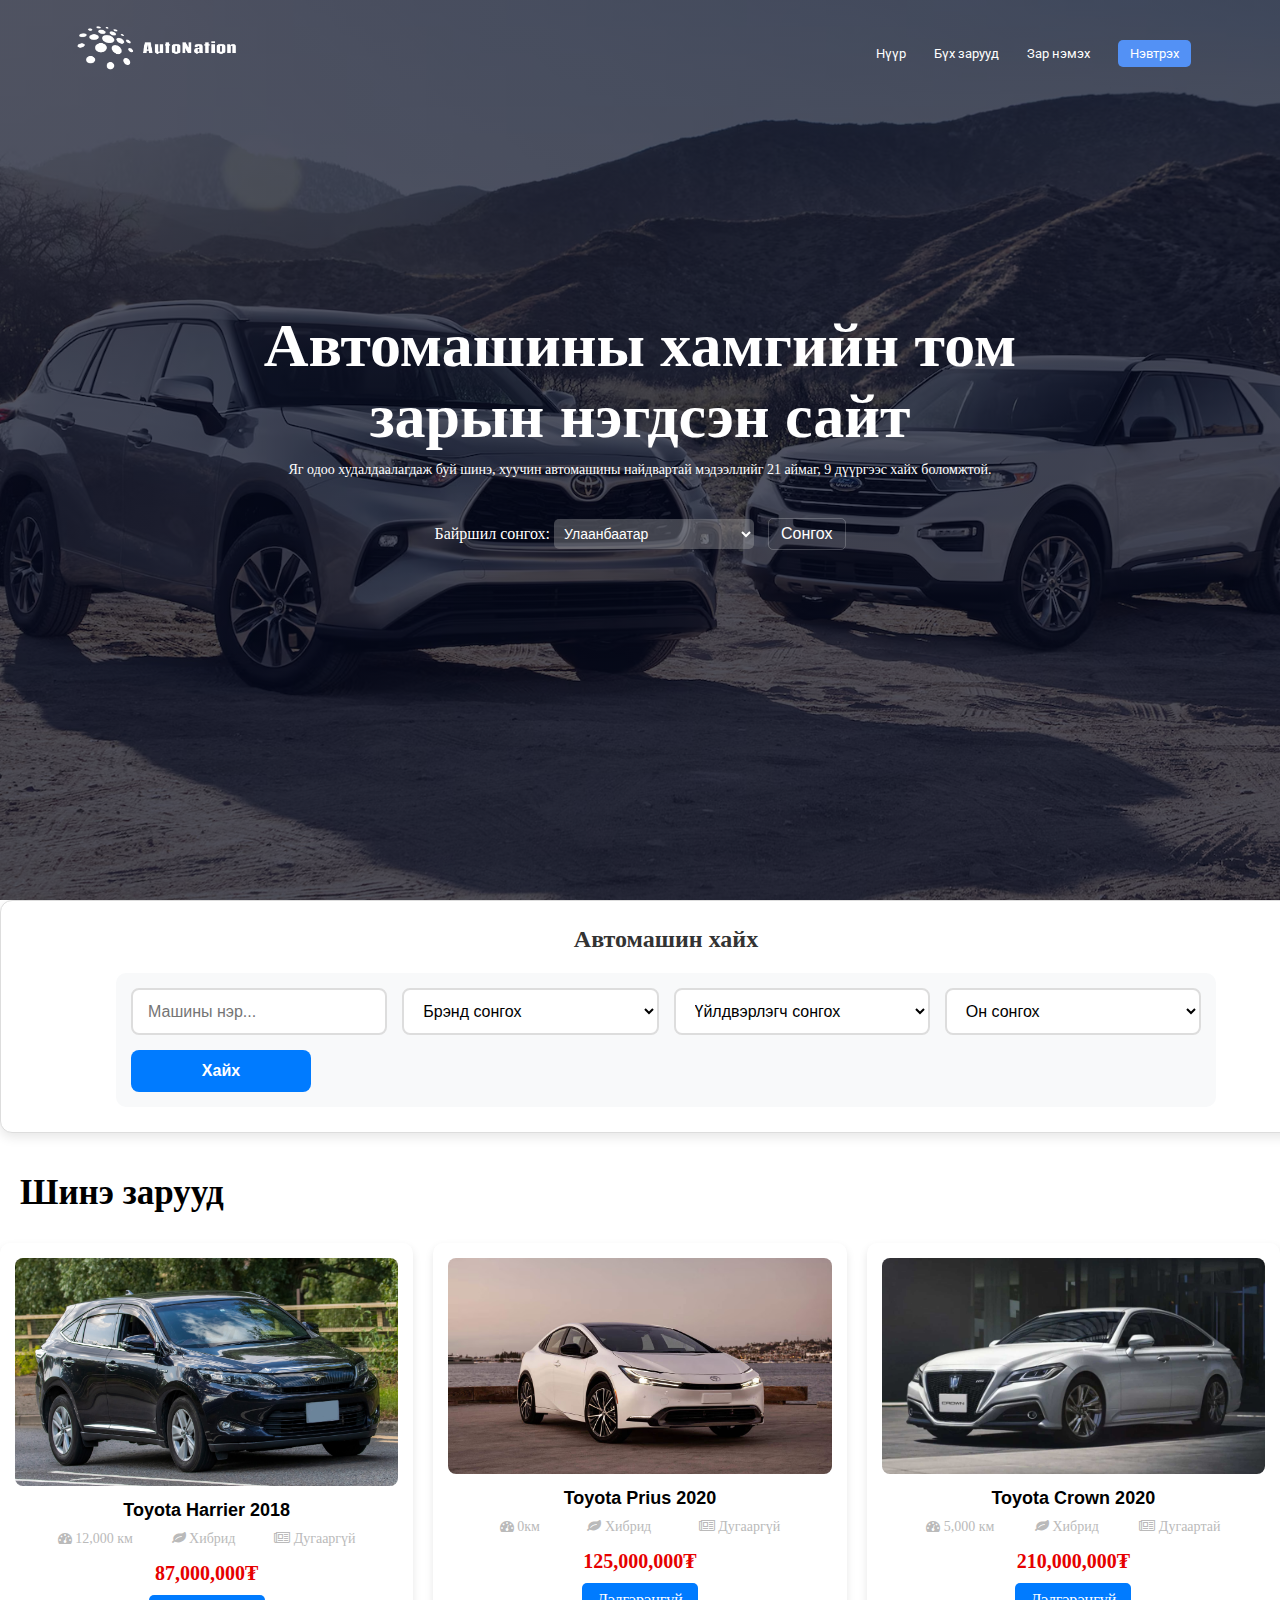
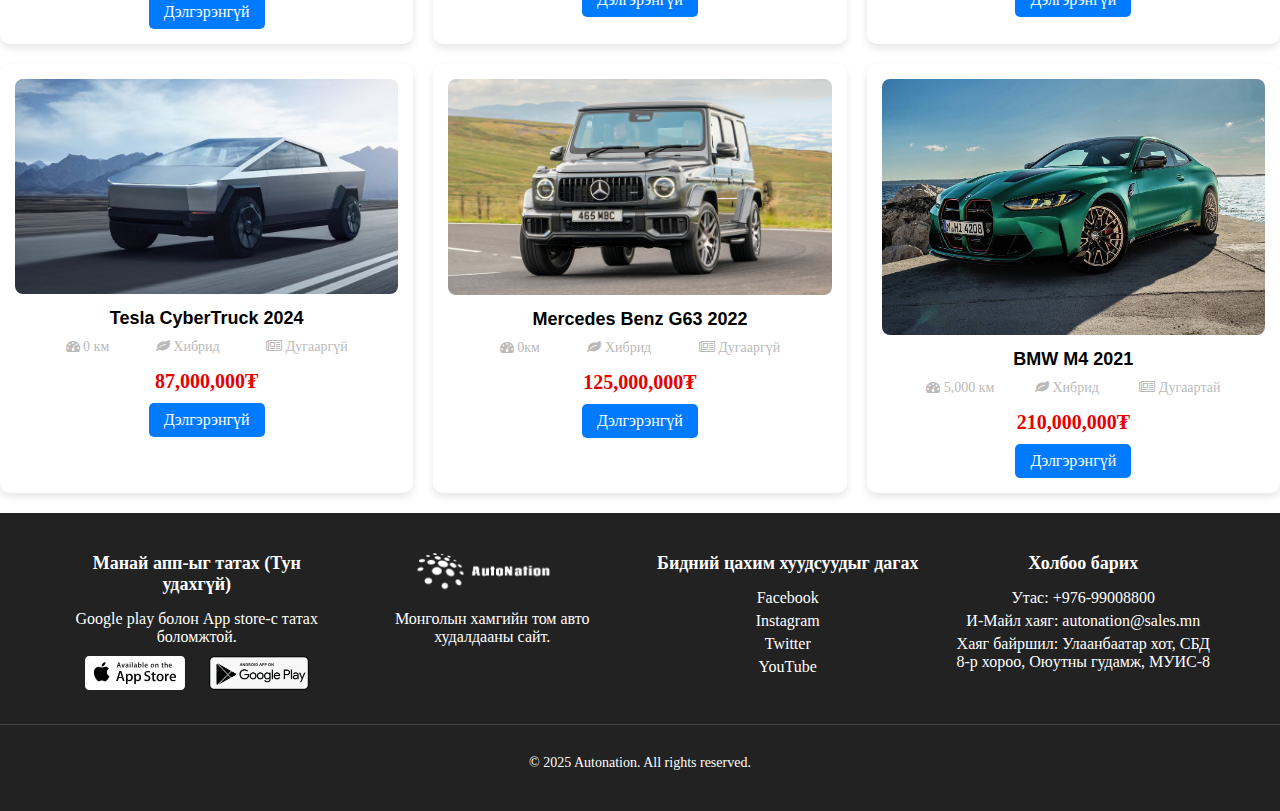
<file: index.html>
<!--------Web Application project 1 ------>
<!DOCTYPE html>
<html>
    <head>
        <meta charset="UTF-8">
        <meta name="viewport" content="width=device-width, initial-scale = 1.0">
        <title>AutoNation | Vehicle sales v.2</title>
        <link rel="stylesheet" href="style.css">
        <!-----Google fontsoos font tataj oruulj ireh-->
        <link rel="preconnect" href="https://fonts.googleapis.com">
            <link rel="preconnect" href="https://fonts.gstatic.com" crossorigin>
            <link href="https://fonts.googleapis.com/css2?family=Roboto:ital,wght@0,100..900;1,100..900&display=swap" rel="stylesheet">
        <!-----bootstrap ashiglan icon ashiglah-->    
        <link rel="stylesheet" href="https://stackpath.bootstrapcdn.com/font-awesome/4.7.0/css/font-awesome.min.css">
    </head>
    <body> <!---navigation bar heseg-->
        <section class="header"> 
            <nav>
                <a href="index.html"> <img src="images/Logo_AN.png"> </a>
                <div class ="nav-links" id="navLinks">
                    <i class="fa fa-times" onclick="hideMenu()"></i>
                    <ul> 
                        <li> <a href="index.html">Нүүр</a></li>
                        <li> <a href="buh_zaruud.html">Бүх зарууд</a></li>
                        <li> <a href="zar_nemeh.html">Зар нэмэх</a></li>
                        <li> <a href="pages/nevtreh.html" class="nevtreh-btn">Нэвтрэх</a></li>
                    
                    </ul>
                </div>
                <i class="fa fa-bars" onclick="showMenu()"></i>
            </nav> 
                <div class="text-box">
                    <h1>Автомашины хамгийн том зарын нэгдсэн сайт</h1>
                    <p>Яг одоо худалдаалагдаж буй шинэ, хуучин автомашины найдвартай мэдээллийг 21 аймаг, 9 дүүргээс хайх боломжтой.</p>
                    <label for="country">Байршил сонгох:</label>
                            <select id="country">
                            <option value="ub">Улаанбаатар</option>
                            <option value="ara">Архангай</option>
                            <option value="bao">Баян-Өлгий</option>
                            <option value="bah">Баянхонгор</option>
                            <option value="bul">Булган</option>
                            <option value="goa">Говь-Алтай</option>
                            <option value="gos">Говьсүмбэр</option>
                            <option value="dau">Дархан-уул</option>
                            <option value="bul">Булган</option>
                            <option value="dor">Дорноговь</option>
                            <option value="dod">Дорнод</option>
                            <option value="dud">Дундговь</option>
                            <option value="zav">Завхан</option>
                            <option value="uvu">Өвөрхангай</option>
                            <option value="umn">Өмнөговь</option>
                            <option value="orh">Орхон</option>
                            <option value="suh">Сүхбаатар</option>
                            <option value="sel">Сэлэнгэ</option>
                            <option value="tuv">Төв</option>
                            <option value="uvs">Увс</option>
                            <option value="hov">Ховд</option>
                            <option value="hen">Хэнтий</option>
                            </select>
                            <button id="selectBtn">Сонгох</button>
                            <p  href ="" id="selectedCountry"></p>
                  
                </div>
        </section>  
    <!-------Search bar hiih heseg-->    
    <section class="searchBar">
        <div class="mainSearch">
            <div class="searchTitle">Автомашин хайх</div>
            <div class="searchsection">
                <form id="form">
                    <div class="search-fields">
                        <input type="text" id="query" name="q" placeholder="Машины нэр..." />
                        <select id="brand" name="brand">
                            <option value="">Брэнд сонгох</option>
                            <option value="Toyota">Toyota</option>
                            <option value="BMW">BMW</option>
                            <option value="Mercedes">Mercedes</option>
                            <option value="Tesla">Tesla</option>
                        </select>
                        <select id="manufacturer" name="manufacturer">
                            <option value="">Үйлдвэрлэгч сонгох</option>
                            <option value="Japan">Япон</option>
                            <option value="Germany">Герман</option>
                            <option value="USA">АНУ</option>
                            <option value="Korea">Солонгос</option>
                        </select>
                        <select id="yearDropdown">
                            <option value="" selected disabled> Он сонгох </option>
                        </select>
                        
                        <!-- Link to external JavaScript -->
                        <script src="script.js"></script>
                    </div>
                    <button type="submit" class="search-btn">Хайх</button>
                </form>
            </div>
        </div>
    </section>


    <!---------Zar haruulah hesguud------>
    <div class="zaruud">
        <h2>Шинэ зарууд</h2>
        <div class="row">
            <div class="col-4 product-card">
                <figure>
                    <img src="images/HarrierBlack1.jpg" alt="Toyota Harrier 2016">
                </figure>
                <div class="product-info">
                    <h4 class="product-title">Toyota Harrier 2018</h4>
                    <div class="product-details">
                        <span><i class="fa fa-tachometer"></i> 12,000 км</span>
                        <span><i class="fa fa-leaf"></i> Хибрид</span>
                        <span><i class="fa fa-newspaper-o"></i> Дугааргүй</span>
                    </div>
                    <p class="price">87,000,000₮</p>
                    <a href="#" class="btn-details">Дэлгэрэнгүй</a>
                </div>
            </div>
    
            <div class="col-4 product-card">
                <figure>
                    <img src="images/prius60white.avif" alt="Toyota Prius 2024">
                </figure>
                <div class="product-info">
                    <h4 class="product-title">Toyota Prius 2020</h4>
                    <div class="product-details">
                        <span><i class="fa fa-tachometer"></i> 0км</span>
                        <span><i class="fa fa-leaf"></i> Хибрид</span>
                        <span><i class="fa fa-newspaper-o"></i> Дугааргүй</span>
                    </div>
                    <p class="price">125,000,000₮</p>
                    <a href="#" class="btn-details">Дэлгэрэнгүй</a>
                </div>
            </div>
    
            <div class="col-4 product-card">
                <figure>
                    <img src="images/220crown.jpg" alt="Toyota Land Cruiser 2021">
                </figure>
                <div class="product-info">
                    <h4 class="product-title">Toyota Crown 2020</h4>
                    <div class="product-details">
                        <span><i class="fa fa-tachometer"></i> 5,000 км</span>
                        <span><i class="fa fa-leaf"></i> Хибрид</span>
                        <span><i class="fa fa-newspaper-o"></i> Дугаартай</span>
                    </div>
                    <p class="price">210,000,000₮</p>
                    <a href="#" class="btn-details">Дэлгэрэнгүй</a>
                </div>
                
            </div>
        </div>
        <div class="row">
            <div class="col-4 product-card">
                <figure>
                    <img src="images/cybertruck.avif" alt="Tesla CyberTruck 2024">
                </figure>
                <div class="product-info">
                    <h4 class="product-title">Tesla CyberTruck 2024</h4>
                    <div class="product-details">
                        <span><i class="fa fa-tachometer"></i> 0 км</span>
                        <span><i class="fa fa-leaf"></i> Хибрид</span>
                        <span><i class="fa fa-newspaper-o"></i> Дугааргүй</span>
                    </div>
                    <p class="price">87,000,000₮</p>
                    <a href="#" class="btn-details">Дэлгэрэнгүй</a>
                </div>
            </div>
    
            <div class="col-4 product-card">
                <figure>
                    <img src="images/G63.jpg">
                </figure>
                <div class="product-info">
                    <h4 class="product-title">Mercedes Benz G63 2022</h4>
                    <div class="product-details">
                        <span><i class="fa fa-tachometer"></i> 0км</span>
                        <span><i class="fa fa-leaf"></i> Хибрид</span>
                        <span><i class="fa fa-newspaper-o"></i> Дугааргүй</span>
                    </div>
                    <p class="price">125,000,000₮</p>
                    <a href="#" class="btn-details">Дэлгэрэнгүй</a>
                </div>
            </div>
    
            <div class="col-4 product-card">
                <figure>
                    <img src="images/bmwM4.avif">
                </figure>
                <div class="product-info">
                    <h4 class="product-title">BMW M4 2021</h4>
                    <div class="product-details">
                        <span><i class="fa fa-tachometer"></i> 5,000 км</span>
                        <span><i class="fa fa-leaf"></i> Хибрид</span>
                        <span><i class="fa fa-newspaper-o"></i> Дугаартай</span>
                    </div>
                    <p class="price">210,000,000₮</p>
                    <a href="#" class="btn-details">Дэлгэрэнгүй</a>
                </div>
                
            </div>
        </div>
    </div>

    <!------footer---->
    <footer class="footer">
        <div class="container">
            <div class="footer-grid">
                <div class="footer-col">
                    <h3>Манай апп-ыг татах (Тун удахгүй)</h3>
                    <p>Google play болон App store-с татах боломжтой.</p>
                    <div class="app-logo">
                        <img src="images/apple-logo-transparent.svg" alt="App Store">
                        <img src="images/play-store-logo3.png" alt="Google Play">
                    </div>
                </div>
                <div class="footer-col">
                    <img src="images/Logo_AN.png" alt="Brand Logo" class="footer-logo">
                    <p>Монголын хамгийн том авто худалдааны сайт.</p>
                </div>
                
                <div class="footer-col">
                    <h3>Бидний цахим хуудсуудыг дагах</h3>
                    <ul>
                        <li><a href="#">Facebook</a></li>
                        <li><a href="#">Instagram</a></li>
                        <li><a href="#">Twitter</a></li>
                        <li><a href="#">YouTube</a></li>
                    </ul>
                </div>
                <div class="footer-col">
                    <h3>Холбоо барих</h3>
                    <ul>
                        <li><a href="#">Утас: +976-99008800</a></li>
                        <li><a href="#">И-Майл хаяг: autonation@sales.mn</a></li>
                        <li><a href="#">Хаяг байршил: Улаанбаатар хот, СБД 8-р хороо, Оюутны гудамж, МУИС-8</a></li>
                    </ul>

                </div>
            </div>
        </div>
        <div class="copyright">
        <p>&copy 2025 Autonation. All rights reserved.</p> 
        </div>
    </footer>
    

        <script type = "module" src="script.js"></script>
    </body>
   
</html>
</file>
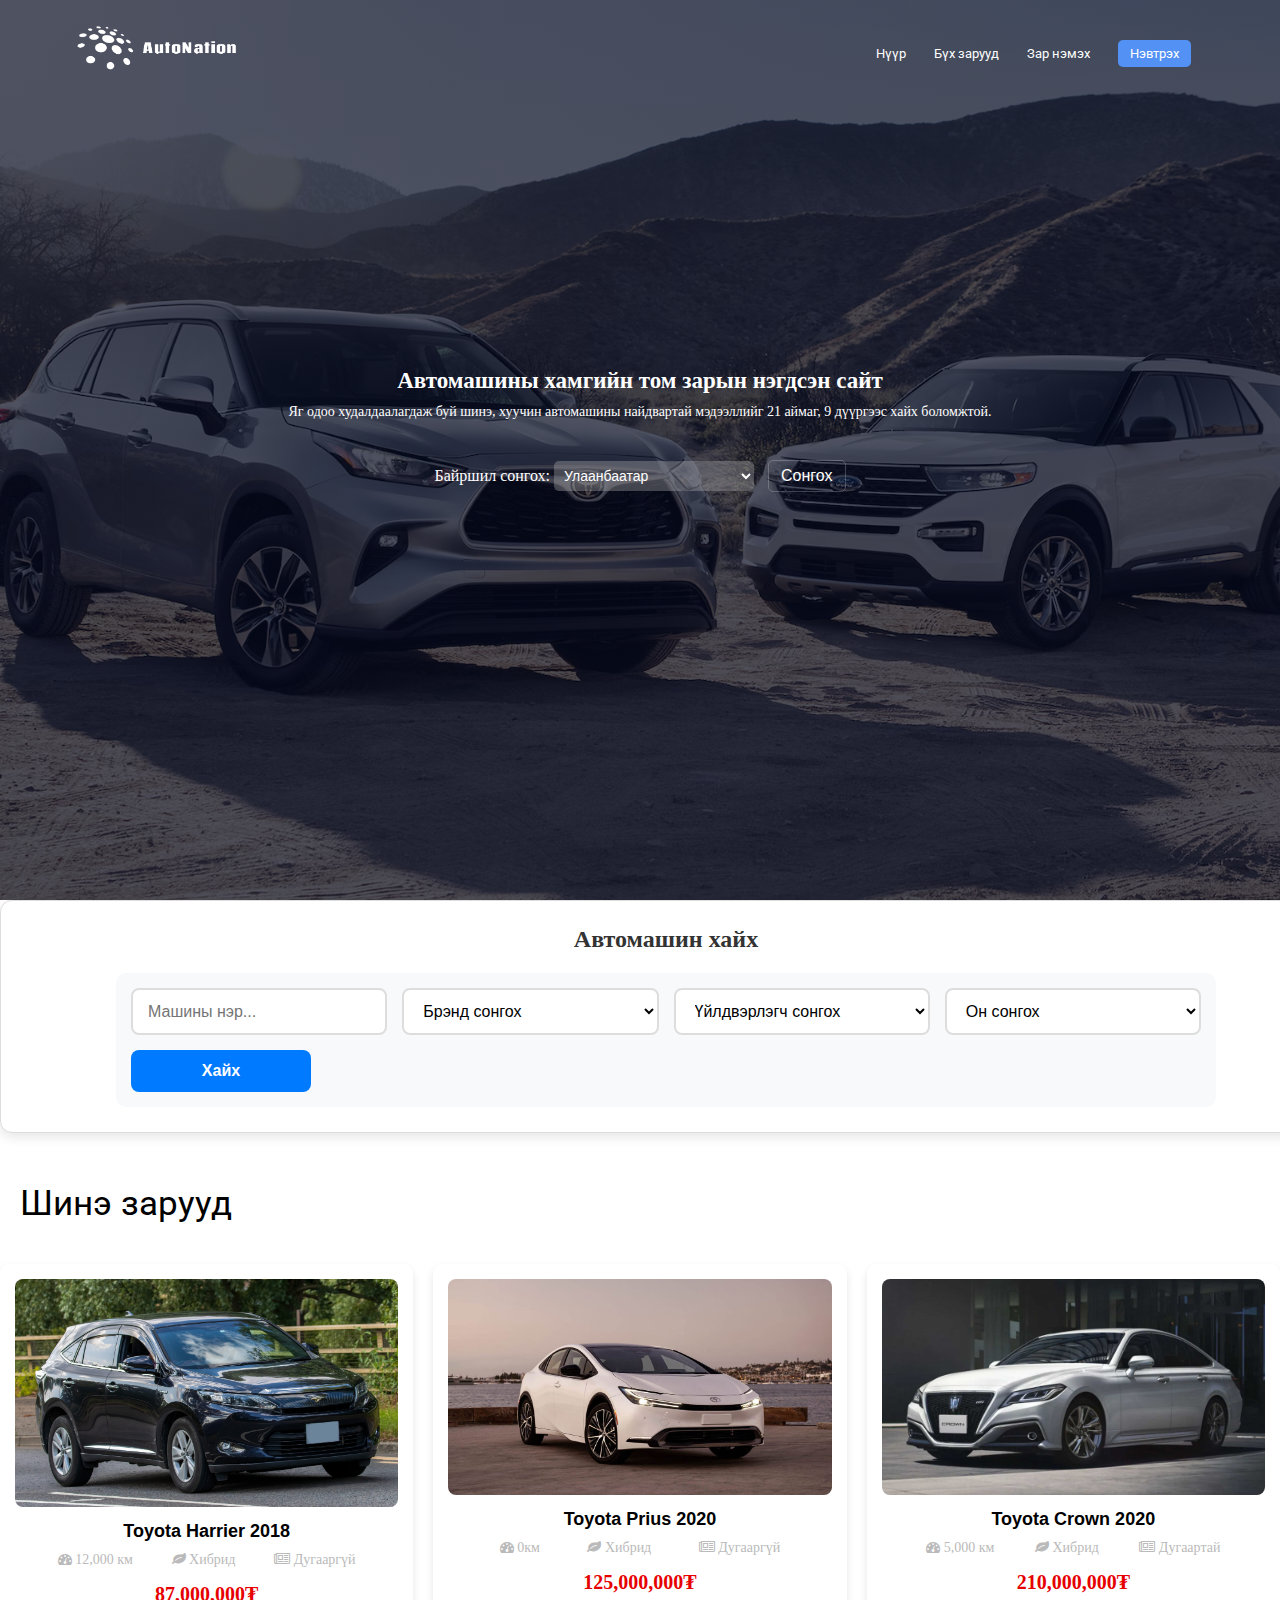
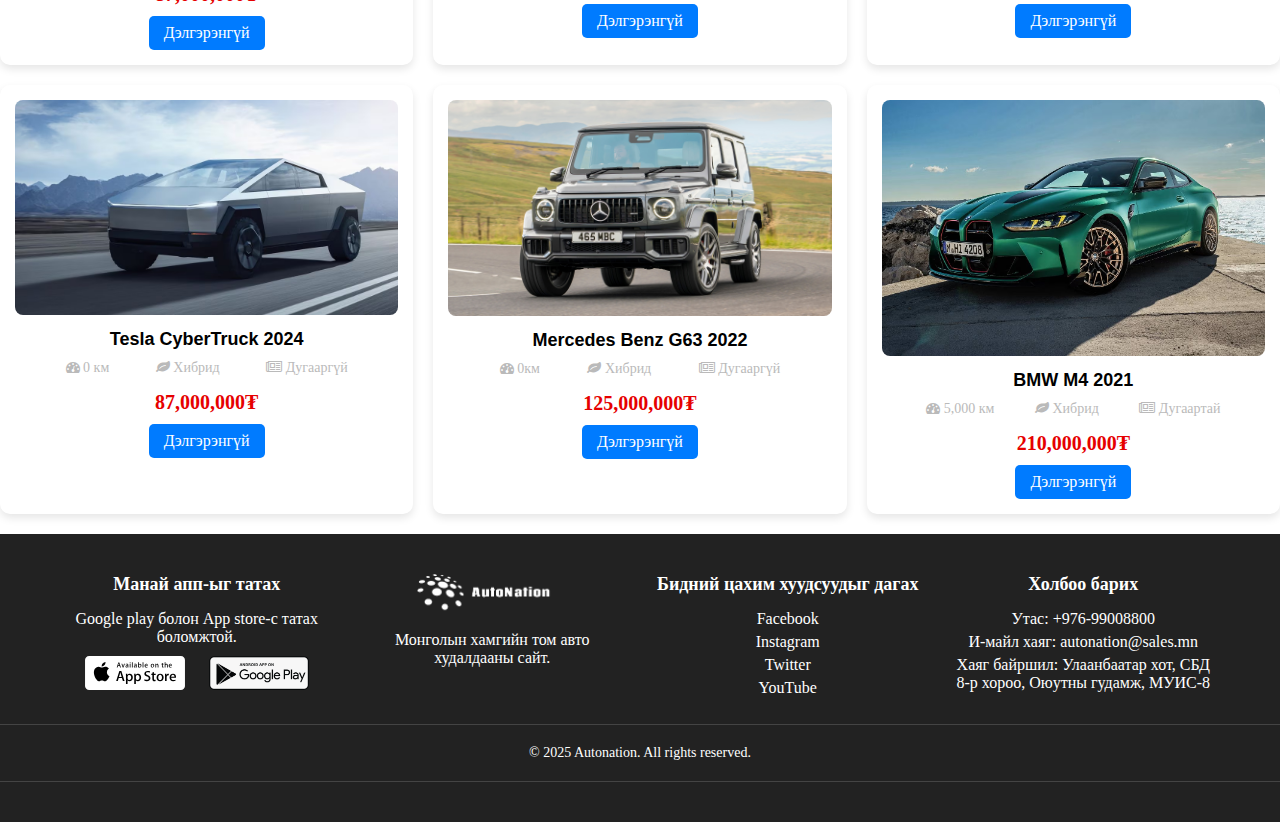
<file: buh_zaruud.html>
<!--------Web Application project 1 ------>
<!DOCTYPE html>
<html>
    <head>
        <meta charset="UTF-8">
        <meta name="viewport" content="width=device-width, initial-scale = 1.0">
        <title>AutoNation | Vehicle sales v.2</title>
        <link rel="stylesheet" href="buh_zaruud.css">
        <!-----Google fontsoos font tataj oruulj ireh-->
        <link rel="preconnect" href="https://fonts.googleapis.com">
            <link rel="preconnect" href="https://fonts.gstatic.com" crossorigin>
            <link href="https://fonts.googleapis.com/css2?family=Roboto:ital,wght@0,100..900;1,100..900&display=swap" rel="stylesheet">
        <!-----bootstrap ashiglan icon ashiglah-->    
        <link rel="stylesheet" href="https://stackpath.bootstrapcdn.com/font-awesome/4.7.0/css/font-awesome.min.css">
    </head>
    <body> <!---navigation bar heseg-->
        <section class="header"> 
            <nav>
                <a href="index.html"> <img src="/images/Logo_AN.png"> </a>
                <div class ="nav-links" id="navLinks">
                    <i class="fa fa-times" onclick="hideMenu()"></i>
                    <ul> 
                        <li> <a href="/Nuur/index.html">Нүүр</a></li>
                        <li> <a href="/buh zaruud/buh_zaruud.html   ">Бүх зарууд</a></li>
                        <li> <a href="/zar nemeh/zar_nemeh.html">Зар нэмэх</a></li>
                        <li> <a href="/nevtreh/nevtreh.html" class="nevtreh-btn">Нэвтрэх</a></li>
                    
                    </ul>
                </div>
                <i class="fa fa-bars" onclick="showMenu()"></i>
            </nav> 
                <div class="text-box">
                    <h1>Автомашины хамгийн том зарын нэгдсэн сайт</h1>
                    <p>Яг одоо худалдаалагдаж буй шинэ, хуучин автомашины найдвартай мэдээллийг 21 аймаг, 9 дүүргээс хайх боломжтой.</p>
                    <label for="country">Байршил сонгох:</label>
                            <select id="country">
                            <option value="ub">Улаанбаатар</option>
                            <option value="ara">Архангай</option>
                            <option value="bao">Баян-Өлгий</option>
                            <option value="bah">Баянхонгор</option>
                            <option value="bul">Булган</option>
                            <option value="goa">Говь-Алтай</option>
                            <option value="gos">Говьсүмбэр</option>
                            <option value="dau">Дархан-уул</option>
                            <option value="bul">Булган</option>
                            <option value="dor">Дорноговь</option>
                            <option value="dod">Дорнод</option>
                            <option value="dud">Дундговь</option>
                            <option value="zav">Завхан</option>
                            <option value="uvu">Өвөрхангай</option>
                            <option value="umn">Өмнөговь</option>
                            <option value="orh">Орхон</option>
                            <option value="suh">Сүхбаатар</option>
                            <option value="sel">Сэлэнгэ</option>
                            <option value="tuv">Төв</option>
                            <option value="uvs">Увс</option>
                            <option value="hov">Ховд</option>
                            <option value="hen">Хэнтий</option>
                            </select>
                            <button id="selectBtn">Сонгох</button>
                            <p  href ="" id="selectedCountry"></p>
                  
                </div>
        </section>  
    <!-------Search bar hiih heseg-->    
    <section class="searchBar">
        <div class="mainSearch">
            <div class="searchTitle">Автомашин хайх</div>
            <div class="searchsection">
                <form id="form">
                    <div class="search-fields">
                        <input type="text" id="query" name="q" placeholder="Машины нэр..." />
                        <select id="brand" name="brand">
                            <option value="">Брэнд сонгох</option>
                            <option value="Toyota">Toyota</option>
                            <option value="BMW">BMW</option>
                            <option value="Mercedes">Mercedes</option>
                            <option value="Tesla">Tesla</option>
                        </select>
                        <select id="manufacturer" name="manufacturer">
                            <option value="">Үйлдвэрлэгч сонгох</option>
                            <option value="Japan">Япон</option>
                            <option value="Germany">Герман</option>
                            <option value="USA">АНУ</option>
                            <option value="Korea">Солонгос</option>
                        </select>
                        <select id="yearDropdown">
                            <option value="" selected disabled> Он сонгох </option>
                        </select>
                        
                        <!-- Link to external JavaScript -->
                        <script src="script.js"></script>
                    </div>
                    <button type="submit" class="search-btn">Хайх</button>
                </form>
            </div>
        </div>
    </section>


    <!---------Zar haruulah hesguud------>
    <div class="zaruud">
        <h2>Шинэ зарууд</h2>
        <div class="row">
            <div class="col-4 product-card">
                <figure>
                    <img src="/images/HarrierBlack1.jpg" alt="Toyota Harrier 2016">
                </figure>
                <div class="product-info">
                    <h4 class="product-title">Toyota Harrier 2018</h4>
                    <div class="product-details">
                        <span><i class="fa fa-tachometer"></i> 12,000 км</span>
                        <span><i class="fa fa-leaf"></i> Хибрид</span>
                        <span><i class="fa fa-newspaper-o"></i> Дугааргүй</span>
                    </div>
                    <p class="price">87,000,000₮</p>
                    <a href="#" class="btn-details">Дэлгэрэнгүй</a>
                </div>
            </div>
    
            <div class="col-4 product-card">
                <figure>
                    <img src="/images/prius60white.avif" alt="Toyota Prius 2024">
                </figure>
                <div class="product-info">
                    <h4 class="product-title">Toyota Prius 2020</h4>
                    <div class="product-details">
                        <span><i class="fa fa-tachometer"></i> 0км</span>
                        <span><i class="fa fa-leaf"></i> Хибрид</span>
                        <span><i class="fa fa-newspaper-o"></i> Дугааргүй</span>
                    </div>
                    <p class="price">125,000,000₮</p>
                    <a href="#" class="btn-details">Дэлгэрэнгүй</a>
                </div>
            </div>
    
            <div class="col-4 product-card">
                <figure>
                    <img src="/images/220crown.jpg" alt="Toyota Land Cruiser 2021">
                </figure>
                <div class="product-info">
                    <h4 class="product-title">Toyota Crown 2020</h4>
                    <div class="product-details">
                        <span><i class="fa fa-tachometer"></i> 5,000 км</span>
                        <span><i class="fa fa-leaf"></i> Хибрид</span>
                        <span><i class="fa fa-newspaper-o"></i> Дугаартай</span>
                    </div>
                    <p class="price">210,000,000₮</p>
                    <a href="#" class="btn-details">Дэлгэрэнгүй</a>
                </div>
                
            </div>
        </div>
        <div class="row">
            <div class="col-4 product-card">
                <figure>
                    <img src="/images/cybertruck.avif" alt="Tesla CyberTruck 2024">
                </figure>
                <div class="product-info">
                    <h4 class="product-title">Tesla CyberTruck 2024</h4>
                    <div class="product-details">
                        <span><i class="fa fa-tachometer"></i> 0 км</span>
                        <span><i class="fa fa-leaf"></i> Хибрид</span>
                        <span><i class="fa fa-newspaper-o"></i> Дугааргүй</span>
                    </div>
                    <p class="price">87,000,000₮</p>
                    <a href="#" class="btn-details">Дэлгэрэнгүй</a>
                </div>
            </div>
    
            <div class="col-4 product-card">
                <figure>
                    <img src="/images/G63.jpg">
                </figure>
                <div class="product-info">
                    <h4 class="product-title">Mercedes Benz G63 2022</h4>
                    <div class="product-details">
                        <span><i class="fa fa-tachometer"></i> 0км</span>
                        <span><i class="fa fa-leaf"></i> Хибрид</span>
                        <span><i class="fa fa-newspaper-o"></i> Дугааргүй</span>
                    </div>
                    <p class="price">125,000,000₮</p>
                    <a href="#" class="btn-details">Дэлгэрэнгүй</a>
                </div>
            </div>
    
            <div class="col-4 product-card">
                <figure>
                    <img src="/images/bmwM4.avif">
                </figure>
                <div class="product-info">
                    <h4 class="product-title">BMW M4 2021</h4>
                    <div class="product-details">
                        <span><i class="fa fa-tachometer"></i> 5,000 км</span>
                        <span><i class="fa fa-leaf"></i> Хибрид</span>
                        <span><i class="fa fa-newspaper-o"></i> Дугаартай</span>
                    </div>
                    <p class="price">210,000,000₮</p>
                    <a href="#" class="btn-details">Дэлгэрэнгүй</a>
                </div>
                
            </div>
        </div>
    </div>

    <!------footer---->
    <footer class="footer">
        <div class="container">
            <div class="footer-grid">
                <div class="footer-col">
                    <h3>Манай апп-ыг татах</h3>
                    <p>Google play болон App store-с татах боломжтой.</p>
                    <div class="app-logo">
                        <img src="/images/apple-logo-transparent.svg" alt="App Store">
                        <img src="/images/play-store-logo3.png" alt="Google Play">
                    </div>
                </div>
                <div class="footer-col">
                    <img src="/images/Logo_AN.png" alt="Brand Logo" class="footer-logo">
                    <p>Монголын хамгийн том авто худалдааны сайт.</p>
                </div>
                
                <div class="footer-col">
                    <h3>Бидний цахим хуудсуудыг дагах</h3>
                    <ul>
                        <li><a href="#">Facebook</a></li>
                        <li><a href="#">Instagram</a></li>
                        <li><a href="#">Twitter</a></li>
                        <li><a href="#">YouTube</a></li>
                    </ul>
                </div>
                <div class="footer-col">
                    <h3>Холбоо барих</h3>
                    <ul>
                        <li><a href="#">Утас: +976-99008800</a></li>
                        <li><a href="#">И-майл хаяг: autonation@sales.mn</a></li>
                        <li><a href="#">Хаяг байршил: Улаанбаатар хот, СБД 8-р хороо, Оюутны гудамж, МУИС-8</a></li>
                    </ul>

                </div>
            </div>
        </div>
        <div class="copyright">
        <p>&copy 2025 Autonation. All rights reserved.</p> 
        </div>
    </footer>
    

        <script src="buh_zaruud.js"></script>
    </body>
   
</html>
</file>
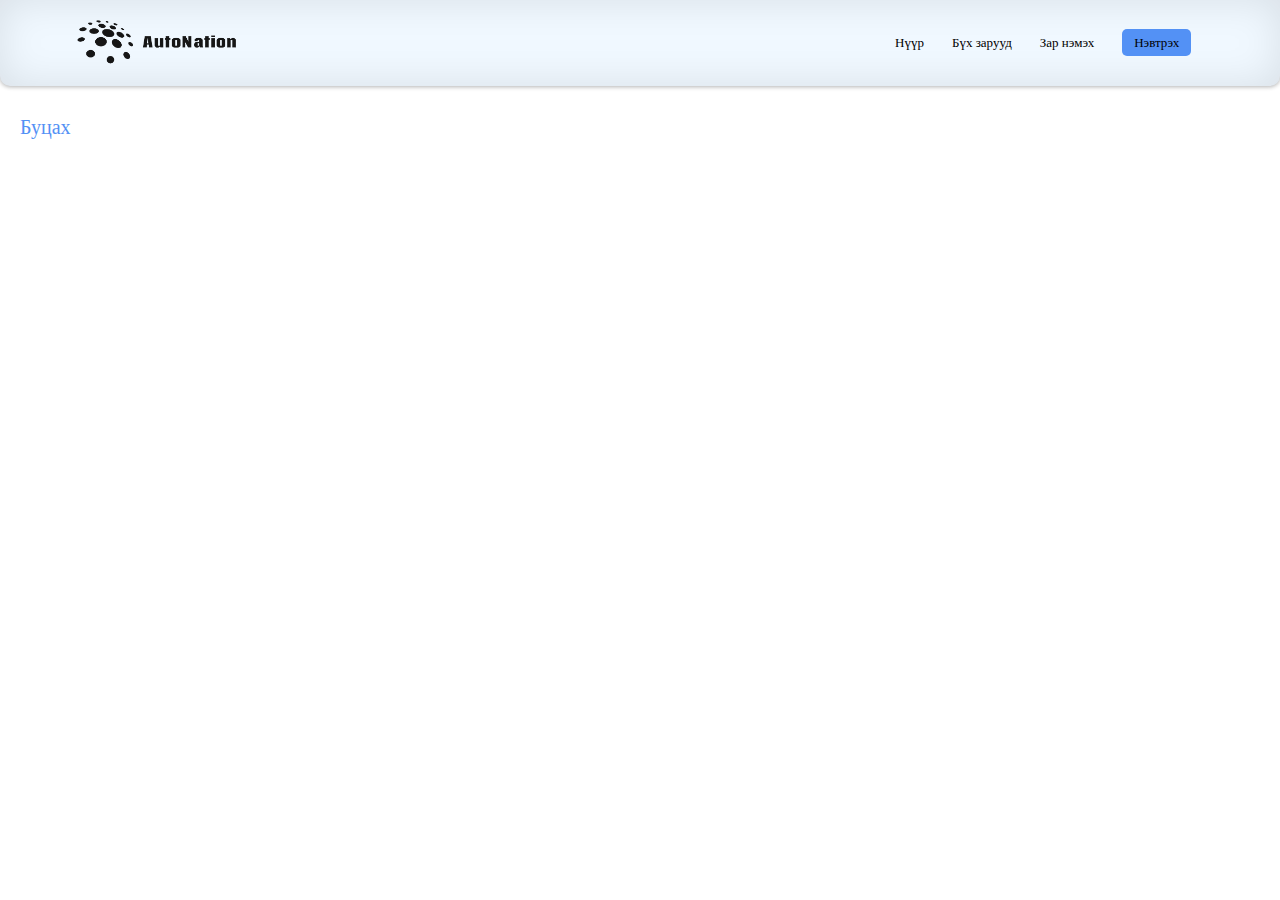
<file: delgerengui-1.html>
<!DOCTYPE html>
<html lang = "en">
    <head>
        <meta charset="utf-8">
        <meta name="viewport" content="width=device-width, initial-scale = 1.0">
        <title>Дэлгэрэнгүй</title>
        <link rel = "stylesheet" href = "delgerengui.css">
    </head>
    <body>
        <section class = "header">
            <nav>
                <a href = "index.html" ><img src = "/images/Logo_AN_dark.png"> </a>
                <div class="nav-links" id = "navlinks">
                    <i class = "fa fa-times" onclick = "hidemenu()"></i>
                    <ul>
                        <li> <a href = "/Nuur/index.html">Нүүр</a></li>
                        <li> <a href = "/buh zaruud/buh_zaruud.html">Бүх зарууд</a></li>          
                        <li> <a href = "/zar nemeh/zar_nemeh.html">Зар нэмэх</a> </li>
                        <li> <a href = "/nevtreh/nevtreh.html" class = "nevtreh-btn">Нэвтрэх</a> </li>
                    </ul>
                </div>
            </nav>
        </section>
        <div class="back-btn"><i class="fa fa-angle-left" aria-hidden="true"></i>
            <p><a href =""> Буцах</a></p></div>
    </body>
</html>
</file>
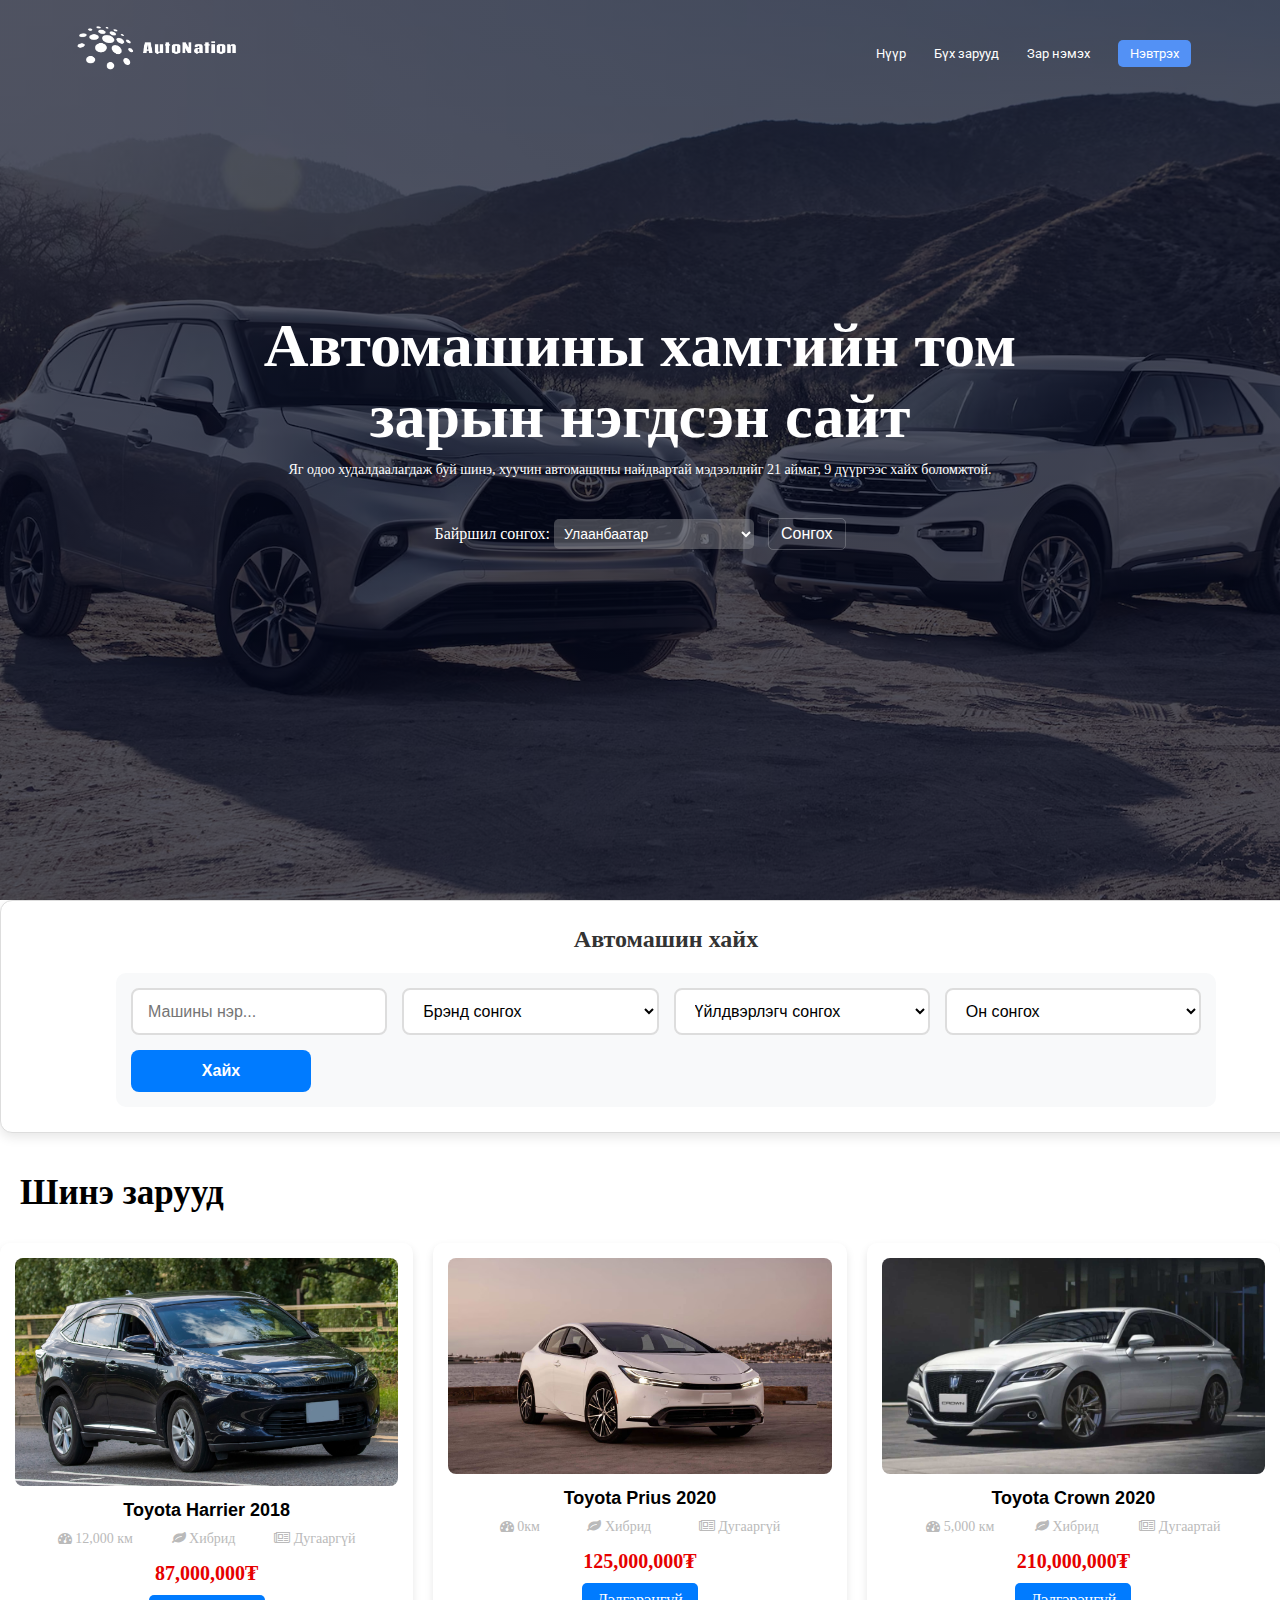
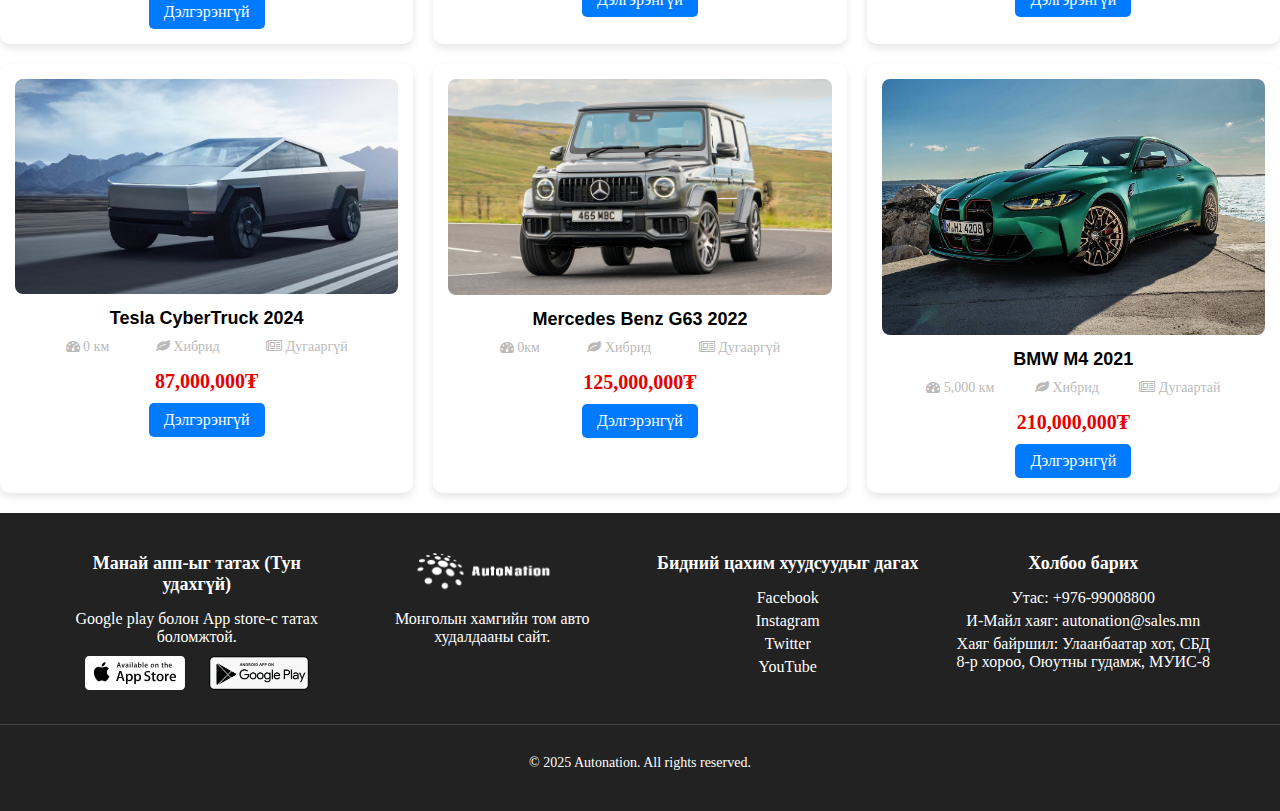
<file: delgerengui.html>
<!--------Web Application project 1 ------>
<!DOCTYPE html>
<html>
    <head>
        <meta charset="UTF-8">
        <meta name="viewport" content="width=device-width, initial-scale = 1.0">
        <title>AutoNation | Vehicle sales v.2</title>
        <link rel="stylesheet" href="style.css">
        <!-----Google fontsoos font tataj oruulj ireh-->
        <link rel="preconnect" href="https://fonts.googleapis.com">
            <link rel="preconnect" href="https://fonts.gstatic.com" crossorigin>
            <link href="https://fonts.googleapis.com/css2?family=Roboto:ital,wght@0,100..900;1,100..900&display=swap" rel="stylesheet">
        <!-----bootstrap ashiglan icon ashiglah-->    
        <link rel="stylesheet" href="https://stackpath.bootstrapcdn.com/font-awesome/4.7.0/css/font-awesome.min.css">
    </head>
    <body> <!---navigation bar heseg-->
        <section class="header"> 
            <nav>
                <a href="index.html"> <img src="/images/Logo_AN.png"> </a>
                <div class ="nav-links" id="navLinks">
                    <i class="fa fa-times" onclick="hideMenu()"></i>
                    <ul> 
                        <li> <a href="/Nuur/index.html">Нүүр</a></li>
                        <li> <a href="/buh zaruud/buh_zaruud.html">Бүх зарууд</a></li>
                        <li> <a href="/zar nemeh/zar_nemeh.html">Зар нэмэх</a></li>
                        <li> <a href="/nevtreh/nevtreh.html" class="nevtreh-btn">Нэвтрэх</a></li>
                    
                    </ul>
                </div>
                <i class="fa fa-bars" onclick="showMenu()"></i>
            </nav> 
                <div class="text-box">
                    <h1>Автомашины хамгийн том зарын нэгдсэн сайт</h1>
                    <p>Яг одоо худалдаалагдаж буй шинэ, хуучин автомашины найдвартай мэдээллийг 21 аймаг, 9 дүүргээс хайх боломжтой.</p>
                    <label for="country">Байршил сонгох:</label>
                            <select id="country">
                            <option value="ub">Улаанбаатар</option>
                            <option value="ara">Архангай</option>
                            <option value="bao">Баян-Өлгий</option>
                            <option value="bah">Баянхонгор</option>
                            <option value="bul">Булган</option>
                            <option value="goa">Говь-Алтай</option>
                            <option value="gos">Говьсүмбэр</option>
                            <option value="dau">Дархан-уул</option>
                            <option value="bul">Булган</option>
                            <option value="dor">Дорноговь</option>
                            <option value="dod">Дорнод</option>
                            <option value="dud">Дундговь</option>
                            <option value="zav">Завхан</option>
                            <option value="uvu">Өвөрхангай</option>
                            <option value="umn">Өмнөговь</option>
                            <option value="orh">Орхон</option>
                            <option value="suh">Сүхбаатар</option>
                            <option value="sel">Сэлэнгэ</option>
                            <option value="tuv">Төв</option>
                            <option value="uvs">Увс</option>
                            <option value="hov">Ховд</option>
                            <option value="hen">Хэнтий</option>
                            </select>
                            <button id="selectBtn">Сонгох</button>
                            <p  href ="" id="selectedCountry"></p>
                  
                </div>
        </section>  
    <!-------Search bar hiih heseg-->    
    <section class="searchBar">
        <div class="mainSearch">
            <div class="searchTitle">Автомашин хайх</div>
            <div class="searchsection">
                <form id="form">
                    <div class="search-fields">
                        <input type="text" id="query" name="q" placeholder="Машины нэр..." />
                        <select id="brand" name="brand">
                            <option value="">Брэнд сонгох</option>
                            <option value="Toyota">Toyota</option>
                            <option value="BMW">BMW</option>
                            <option value="Mercedes">Mercedes</option>
                            <option value="Tesla">Tesla</option>
                        </select>
                        <select id="manufacturer" name="manufacturer">
                            <option value="">Үйлдвэрлэгч сонгох</option>
                            <option value="Japan">Япон</option>
                            <option value="Germany">Герман</option>
                            <option value="USA">АНУ</option>
                            <option value="Korea">Солонгос</option>
                        </select>
                        <select id="yearDropdown">
                            <option value="" selected disabled> Он сонгох </option>
                        </select>
                        
                        <!-- Link to external JavaScript -->
                        <script src="script.js"></script>
                    </div>
                    <button type="submit" class="search-btn">Хайх</button>
                </form>
            </div>
        </div>
    </section>


    <!---------Zar haruulah hesguud------>
    <div class="zaruud">
        <h2>Шинэ зарууд</h2>
        <div class="row">
            <div class="col-4 product-card">
                <figure>
                    <img src="/images/HarrierBlack1.jpg" alt="Toyota Harrier 2016">
                </figure>
                <div class="product-info">
                    <h4 class="product-title">Toyota Harrier 2018</h4>
                    <div class="product-details">
                        <span><i class="fa fa-tachometer"></i> 12,000 км</span>
                        <span><i class="fa fa-leaf"></i> Хибрид</span>
                        <span><i class="fa fa-newspaper-o"></i> Дугааргүй</span>
                    </div>
                    <p class="price">87,000,000₮</p>
                    <a href="#" class="btn-details">Дэлгэрэнгүй</a>
                </div>
            </div>
    
            <div class="col-4 product-card">
                <figure>
                    <img src="/images/prius60white.avif" alt="Toyota Prius 2024">
                </figure>
                <div class="product-info">
                    <h4 class="product-title">Toyota Prius 2020</h4>
                    <div class="product-details">
                        <span><i class="fa fa-tachometer"></i> 0км</span>
                        <span><i class="fa fa-leaf"></i> Хибрид</span>
                        <span><i class="fa fa-newspaper-o"></i> Дугааргүй</span>
                    </div>
                    <p class="price">125,000,000₮</p>
                    <a href="#" class="btn-details">Дэлгэрэнгүй</a>
                </div>
            </div>
    
            <div class="col-4 product-card">
                <figure>
                    <img src="/images/220crown.jpg" alt="Toyota Land Cruiser 2021">
                </figure>
                <div class="product-info">
                    <h4 class="product-title">Toyota Crown 2020</h4>
                    <div class="product-details">
                        <span><i class="fa fa-tachometer"></i> 5,000 км</span>
                        <span><i class="fa fa-leaf"></i> Хибрид</span>
                        <span><i class="fa fa-newspaper-o"></i> Дугаартай</span>
                    </div>
                    <p class="price">210,000,000₮</p>
                    <a href="#" class="btn-details">Дэлгэрэнгүй</a>
                </div>
                
            </div>
        </div>
        <div class="row">
            <div class="col-4 product-card">
                <figure>
                    <img src="/images/cybertruck.avif" alt="Tesla CyberTruck 2024">
                </figure>
                <div class="product-info">
                    <h4 class="product-title">Tesla CyberTruck 2024</h4>
                    <div class="product-details">
                        <span><i class="fa fa-tachometer"></i> 0 км</span>
                        <span><i class="fa fa-leaf"></i> Хибрид</span>
                        <span><i class="fa fa-newspaper-o"></i> Дугааргүй</span>
                    </div>
                    <p class="price">87,000,000₮</p>
                    <a href="#" class="btn-details">Дэлгэрэнгүй</a>
                </div>
            </div>
    
            <div class="col-4 product-card">
                <figure>
                    <img src="/images/G63.jpg">
                </figure>
                <div class="product-info">
                    <h4 class="product-title">Mercedes Benz G63 2022</h4>
                    <div class="product-details">
                        <span><i class="fa fa-tachometer"></i> 0км</span>
                        <span><i class="fa fa-leaf"></i> Хибрид</span>
                        <span><i class="fa fa-newspaper-o"></i> Дугааргүй</span>
                    </div>
                    <p class="price">125,000,000₮</p>
                    <a href="#" class="btn-details">Дэлгэрэнгүй</a>
                </div>
            </div>
    
            <div class="col-4 product-card">
                <figure>
                    <img src="/images/bmwM4.avif">
                </figure>
                <div class="product-info">
                    <h4 class="product-title">BMW M4 2021</h4>
                    <div class="product-details">
                        <span><i class="fa fa-tachometer"></i> 5,000 км</span>
                        <span><i class="fa fa-leaf"></i> Хибрид</span>
                        <span><i class="fa fa-newspaper-o"></i> Дугаартай</span>
                    </div>
                    <p class="price">210,000,000₮</p>
                    <a href="#" class="btn-details">Дэлгэрэнгүй</a>
                </div>
                
            </div>
        </div>
    </div>

    <!------footer---->
    <footer class="footer">
        <div class="container">
            <div class="footer-grid">
                <div class="footer-col">
                    <h3>Манай апп-ыг татах (Тун удахгүй)</h3>
                    <p>Google play болон App store-с татах боломжтой.</p>
                    <div class="app-logo">
                        <img src="/images/apple-logo-transparent.svg" alt="App Store">
                        <img src="/images/play-store-logo3.png" alt="Google Play">
                    </div>
                </div>
                <div class="footer-col">
                    <img src="/images/Logo_AN.png" alt="Brand Logo" class="footer-logo">
                    <p>Монголын хамгийн том авто худалдааны сайт.</p>
                </div>
                
                <div class="footer-col">
                    <h3>Бидний цахим хуудсуудыг дагах</h3>
                    <ul>
                        <li><a href="#">Facebook</a></li>
                        <li><a href="#">Instagram</a></li>
                        <li><a href="#">Twitter</a></li>
                        <li><a href="#">YouTube</a></li>
                    </ul>
                </div>
                <div class="footer-col">
                    <h3>Холбоо барих</h3>
                    <ul>
                        <li><a href="#">Утас: +976-99008800</a></li>
                        <li><a href="#">И-Майл хаяг: autonation@sales.mn</a></li>
                        <li><a href="#">Хаяг байршил: Улаанбаатар хот, СБД 8-р хороо, Оюутны гудамж, МУИС-8</a></li>
                    </ul>

                </div>
            </div>
        </div>
        <div class="copyright">
        <p>&copy 2025 Autonation. All rights reserved.</p> 
        </div>
    </footer>
    

        <script type = "module" src="script.js"></script>
    </body>
   
</html>
</file>
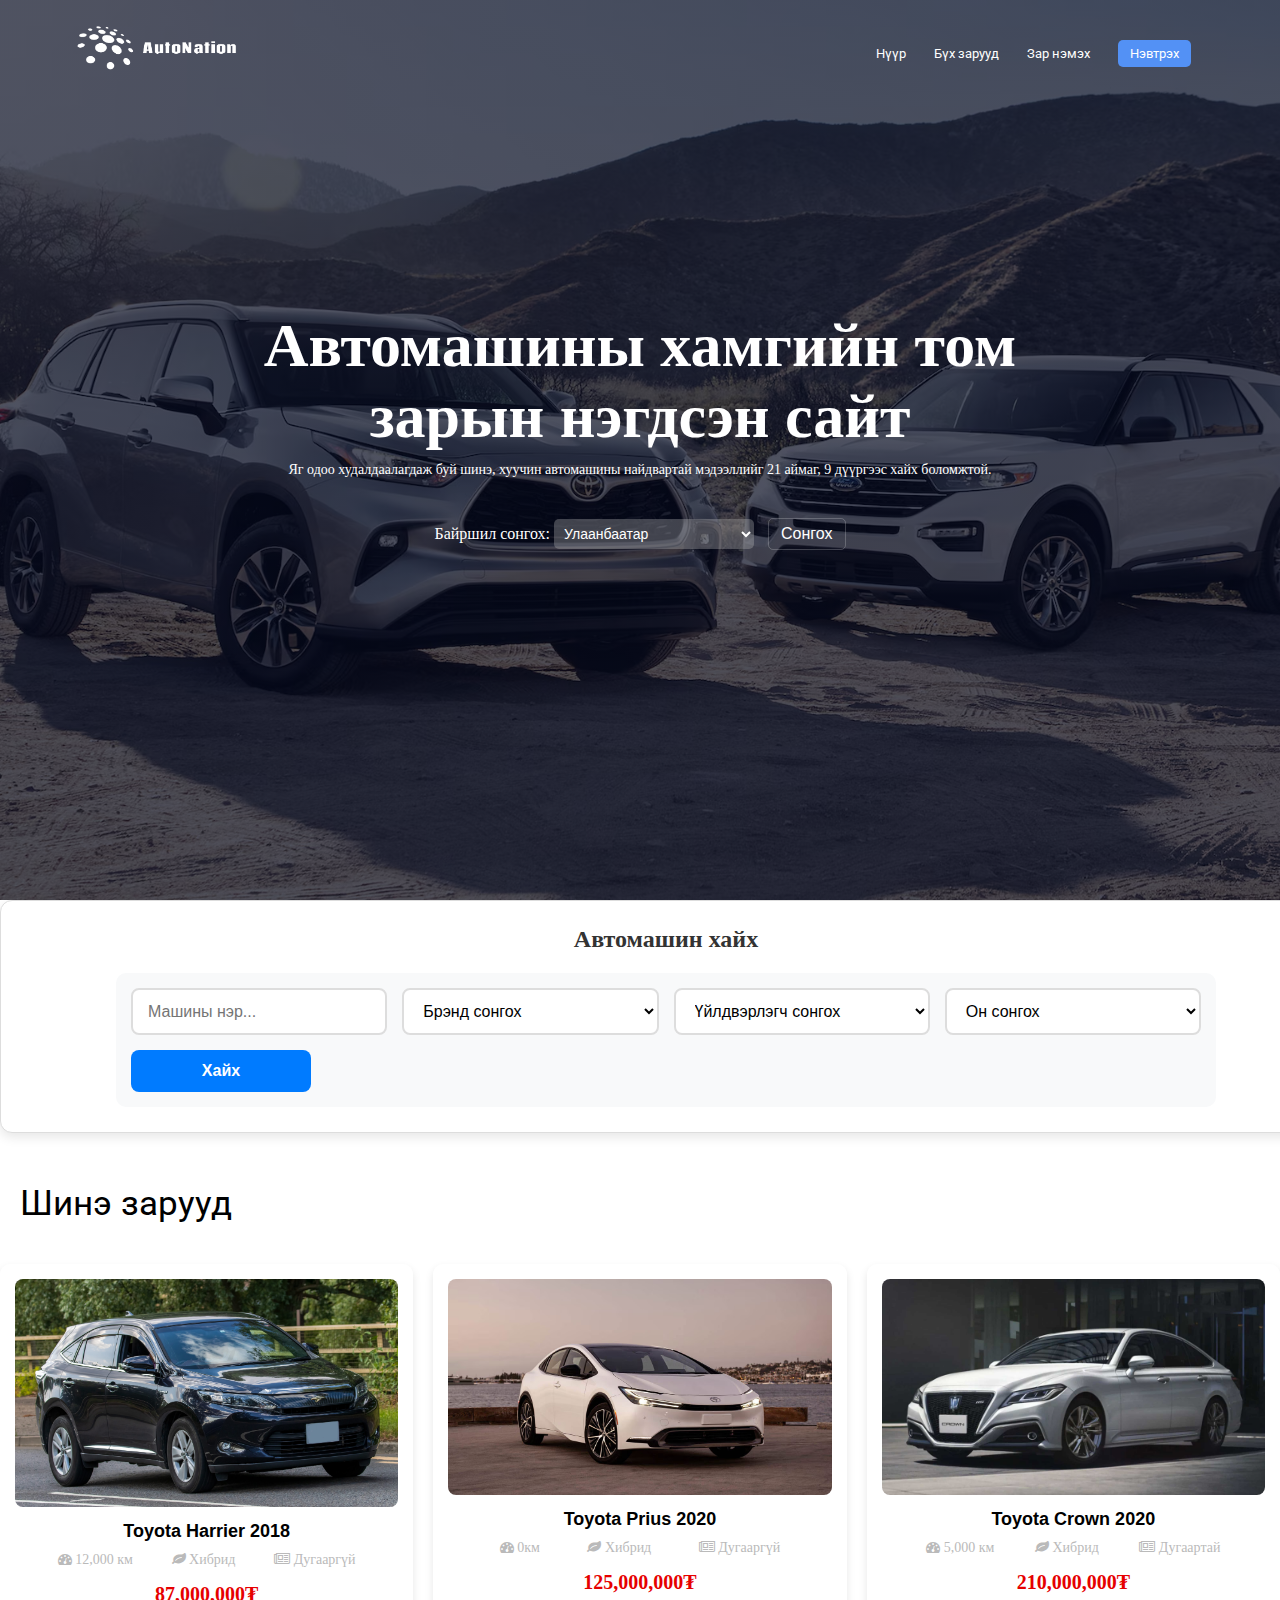
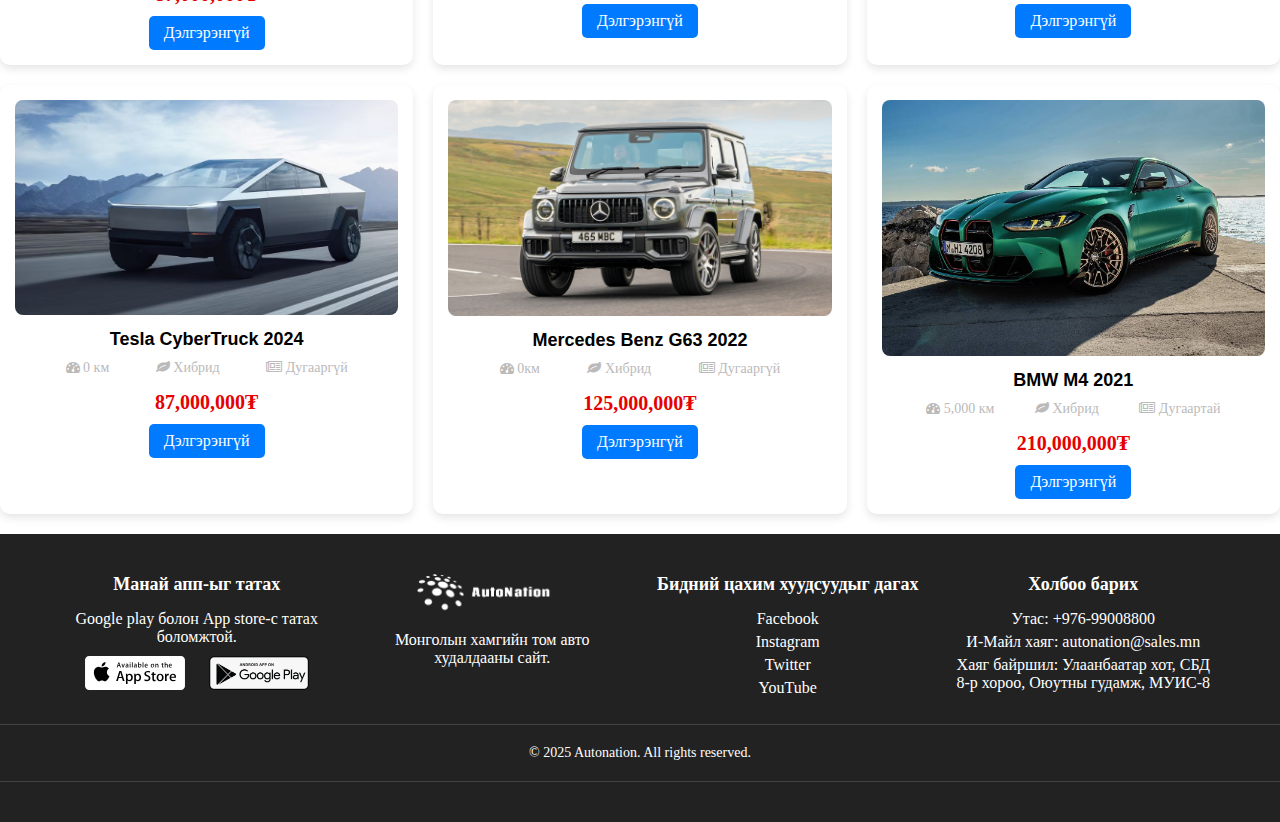
<file: nevtreh.html>
<!--------Web Application project 1 ------>
<!DOCTYPE html>
<html>
    <head>
        <meta charset="UTF-8">
        <meta name="viewport" content="width=device-width, initial-scale = 1.0">
        <title>AutoNation | Vehicle sales v.2</title>
        <link rel="stylesheet" href="nevtreh.css">
        <!-----Google fontsoos font tataj oruulj ireh-->
        <link rel="preconnect" href="https://fonts.googleapis.com">
            <link rel="preconnect" href="https://fonts.gstatic.com" crossorigin>
            <link href="https://fonts.googleapis.com/css2?family=Roboto:ital,wght@0,100..900;1,100..900&display=swap" rel="stylesheet">
        <!-----bootstrap ashiglan icon ashiglah-->    
        <link rel="stylesheet" href="https://stackpath.bootstrapcdn.com/font-awesome/4.7.0/css/font-awesome.min.css">
    </head>
    <body> <!---navigation bar heseg-->
        <section class="header"> 
            <nav>
                <a href="index.html"> <img src="images/Logo_AN.png"> </a>
                <div class ="nav-links" id="navLinks">
                    <i class="fa fa-times" onclick="hideMenu()"></i>
                    <ul> 
                        <li> <a href="index.html">Нүүр</a></li>
                        <li> <a href="buh_zaruud.html">Бүх зарууд</a></li>
                        <li> <a href="zar_nemeh.html">Зар нэмэх</a></li>
                        <li> <a href="nevtreh.html" class="nevtreh-btn">Нэвтрэх</a></li>
                    
                    </ul>
                </div>
                <i class="fa fa-bars" onclick="showMenu()"></i>
            </nav> 
                <div class="text-box">
                    <h1>Автомашины хамгийн том зарын нэгдсэн сайт</h1>
                    <p>Яг одоо худалдаалагдаж буй шинэ, хуучин автомашины найдвартай мэдээллийг 21 аймаг, 9 дүүргээс хайх боломжтой.</p>
                    <label for="country">Байршил сонгох:</label>
                            <select id="country">
                            <option value="ub">Улаанбаатар</option>
                            <option value="ara">Архангай</option>
                            <option value="bao">Баян-Өлгий</option>
                            <option value="bah">Баянхонгор</option>
                            <option value="bul">Булган</option>
                            <option value="goa">Говь-Алтай</option>
                            <option value="gos">Говьсүмбэр</option>
                            <option value="dau">Дархан-уул</option>
                            <option value="bul">Булган</option>
                            <option value="dor">Дорноговь</option>
                            <option value="dod">Дорнод</option>
                            <option value="dud">Дундговь</option>
                            <option value="zav">Завхан</option>
                            <option value="uvu">Өвөрхангай</option>
                            <option value="umn">Өмнөговь</option>
                            <option value="orh">Орхон</option>
                            <option value="suh">Сүхбаатар</option>
                            <option value="sel">Сэлэнгэ</option>
                            <option value="tuv">Төв</option>
                            <option value="uvs">Увс</option>
                            <option value="hov">Ховд</option>
                            <option value="hen">Хэнтий</option>
                            </select>
                            <button id="selectBtn">Сонгох</button>
                            <p  href ="" id="selectedCountry"></p>
                  
                </div>
        </section>  
    <!-------Search bar hiih heseg-->    
    <section class="searchBar">
        <div class="mainSearch">
            <div class="searchTitle">Автомашин хайх</div>
            <div class="searchsection">
                <form id="form">
                    <div class="search-fields">
                        <input type="text" id="query" name="q" placeholder="Машины нэр..." />
                        <select id="brand" name="brand">
                            <option value="">Брэнд сонгох</option>
                            <option value="Toyota">Toyota</option>
                            <option value="BMW">BMW</option>
                            <option value="Mercedes">Mercedes</option>
                            <option value="Tesla">Tesla</option>
                        </select>
                        <select id="manufacturer" name="manufacturer">
                            <option value="">Үйлдвэрлэгч сонгох</option>
                            <option value="Japan">Япон</option>
                            <option value="Germany">Герман</option>
                            <option value="USA">АНУ</option>
                            <option value="Korea">Солонгос</option>
                        </select>
                        <select id="yearDropdown">
                            <option value="" selected disabled> Он сонгох </option>
                        </select>
                        
                        <!-- Link to external JavaScript -->
                        <script src="script.js"></script>
                    </div>
                    <button type="submit" class="search-btn">Хайх</button>
                </form>
            </div>
        </div>
    </section>


    <!---------Zar haruulah hesguud------>
    <div class="zaruud">
        <h2>Шинэ зарууд</h2>
        <div class="row">
            <div class="col-4 product-card">
                <figure>
                    <img src="images/HarrierBlack1.jpg" alt="Toyota Harrier 2016">
                </figure>
                <div class="product-info">
                    <h4 class="product-title">Toyota Harrier 2018</h4>
                    <div class="product-details">
                        <span><i class="fa fa-tachometer"></i> 12,000 км</span>
                        <span><i class="fa fa-leaf"></i> Хибрид</span>
                        <span><i class="fa fa-newspaper-o"></i> Дугааргүй</span>
                    </div>
                    <p class="price">87,000,000₮</p>
                    <a href="#" class="btn-details">Дэлгэрэнгүй</a>
                </div>
            </div>
    
            <div class="col-4 product-card">
                <figure>
                    <img src="images/prius60white.avif" alt="Toyota Prius 2024">
                </figure>
                <div class="product-info">
                    <h4 class="product-title">Toyota Prius 2020</h4>
                    <div class="product-details">
                        <span><i class="fa fa-tachometer"></i> 0км</span>
                        <span><i class="fa fa-leaf"></i> Хибрид</span>
                        <span><i class="fa fa-newspaper-o"></i> Дугааргүй</span>
                    </div>
                    <p class="price">125,000,000₮</p>
                    <a href="#" class="btn-details">Дэлгэрэнгүй</a>
                </div>
            </div>
    
            <div class="col-4 product-card">
                <figure>
                    <img src="images/220crown.jpg" alt="Toyota Land Cruiser 2021">
                </figure>
                <div class="product-info">
                    <h4 class="product-title">Toyota Crown 2020</h4>
                    <div class="product-details">
                        <span><i class="fa fa-tachometer"></i> 5,000 км</span>
                        <span><i class="fa fa-leaf"></i> Хибрид</span>
                        <span><i class="fa fa-newspaper-o"></i> Дугаартай</span>
                    </div>
                    <p class="price">210,000,000₮</p>
                    <a href="#" class="btn-details">Дэлгэрэнгүй</a>
                </div>
                
            </div>
        </div>
        <div class="row">
            <div class="col-4 product-card">
                <figure>
                    <img src="images/cybertruck.avif" alt="Tesla CyberTruck 2024">
                </figure>
                <div class="product-info">
                    <h4 class="product-title">Tesla CyberTruck 2024</h4>
                    <div class="product-details">
                        <span><i class="fa fa-tachometer"></i> 0 км</span>
                        <span><i class="fa fa-leaf"></i> Хибрид</span>
                        <span><i class="fa fa-newspaper-o"></i> Дугааргүй</span>
                    </div>
                    <p class="price">87,000,000₮</p>
                    <a href="#" class="btn-details">Дэлгэрэнгүй</a>
                </div>
            </div>
    
            <div class="col-4 product-card">
                <figure>
                    <img src="images/G63.jpg">
                </figure>
                <div class="product-info">
                    <h4 class="product-title">Mercedes Benz G63 2022</h4>
                    <div class="product-details">
                        <span><i class="fa fa-tachometer"></i> 0км</span>
                        <span><i class="fa fa-leaf"></i> Хибрид</span>
                        <span><i class="fa fa-newspaper-o"></i> Дугааргүй</span>
                    </div>
                    <p class="price">125,000,000₮</p>
                    <a href="#" class="btn-details">Дэлгэрэнгүй</a>
                </div>
            </div>
    
            <div class="col-4 product-card">
                <figure>
                    <img src="images/bmwM4.avif">
                </figure>
                <div class="product-info">
                    <h4 class="product-title">BMW M4 2021</h4>
                    <div class="product-details">
                        <span><i class="fa fa-tachometer"></i> 5,000 км</span>
                        <span><i class="fa fa-leaf"></i> Хибрид</span>
                        <span><i class="fa fa-newspaper-o"></i> Дугаартай</span>
                    </div>
                    <p class="price">210,000,000₮</p>
                    <a href="#" class="btn-details">Дэлгэрэнгүй</a>
                </div>
                
            </div>
        </div>
    </div>

    <!------footer---->
    <footer class="footer">
        <div class="container">
            <div class="footer-grid">
                <div class="footer-col">
                    <h3>Манай апп-ыг татах</h3>
                    <p>Google play болон App store-с татах боломжтой.</p>
                    <div class="app-logo">
                        <img src="images/apple-logo-transparent.svg" alt="App Store">
                        <img src="images/play-store-logo3.png" alt="Google Play">
                    </div>
                </div>
                <div class="footer-col">
                    <img src="images/Logo_AN.png" alt="Brand Logo" class="footer-logo">
                    <p>Монголын хамгийн том авто худалдааны сайт.</p>
                </div>
                
                <div class="footer-col">
                    <h3>Бидний цахим хуудсуудыг дагах</h3>
                    <ul>
                        <li><a href="#">Facebook</a></li>
                        <li><a href="#">Instagram</a></li>
                        <li><a href="#">Twitter</a></li>
                        <li><a href="#">YouTube</a></li>
                    </ul>
                </div>
                <div class="footer-col">
                    <h3>Холбоо барих</h3>
                    <ul>
                        <li><a href="#">Утас: +976-99008800</a></li>
                        <li><a href="#">И-Майл хаяг: autonation@sales.mn</a></li>
                        <li><a href="#">Хаяг байршил: Улаанбаатар хот, СБД 8-р хороо, Оюутны гудамж, МУИС-8</a></li>
                    </ul>

                </div>
            </div>
        </div>
        <div class="copyright">
        <p>&copy 2025 Autonation. All rights reserved.</p> 
        </div>
    </footer>
    

        <script src="nevtreh.js"></script>
    </body>
   
</html>
</file>
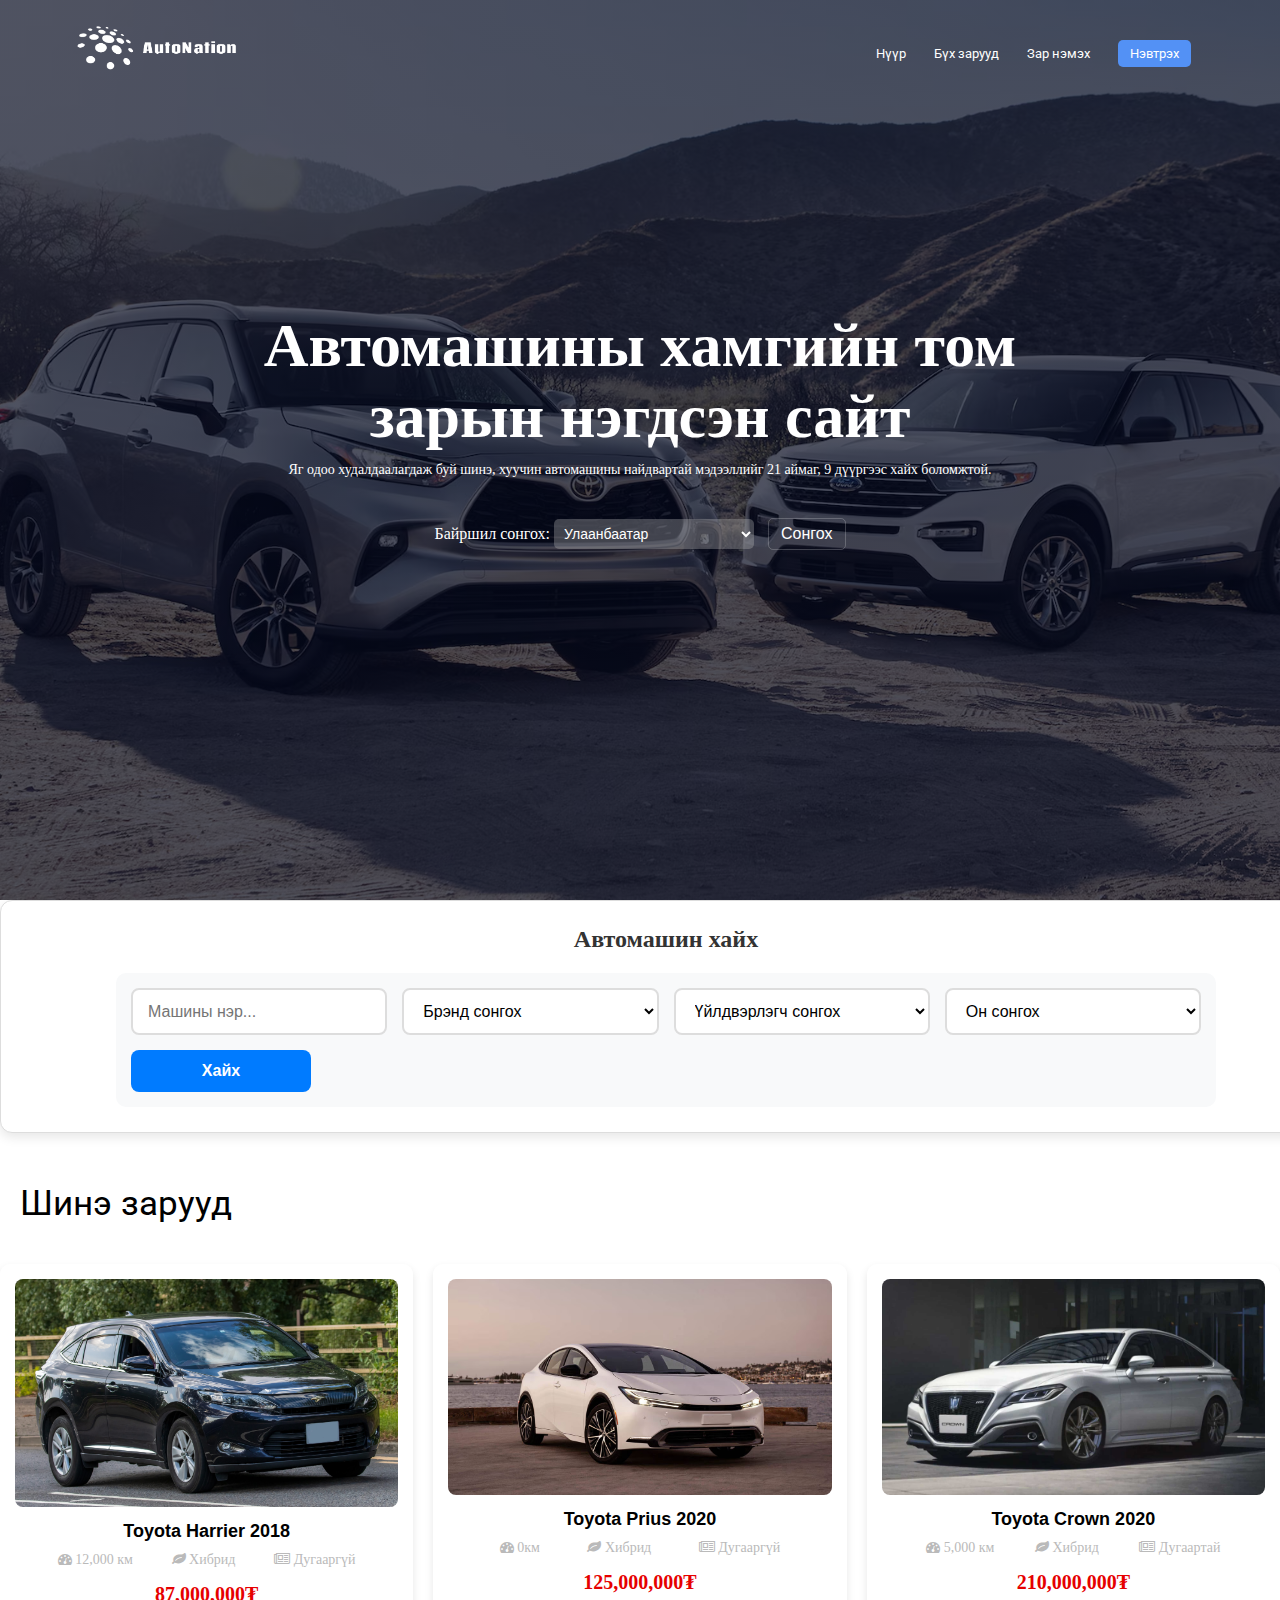
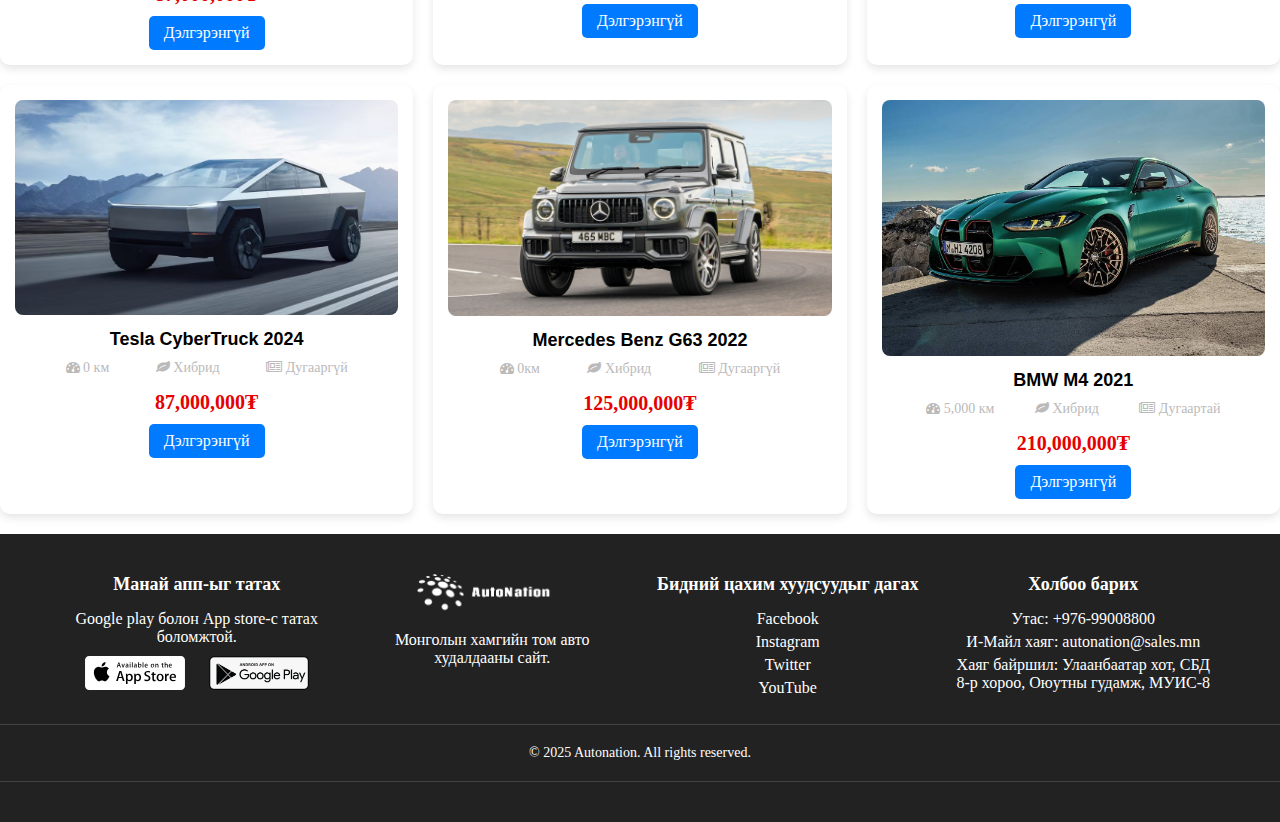
<file: zar_nemeh.html>
<!--------Web Application project 1 ------>
<!DOCTYPE html>
<html>
    <head>
        <meta charset="UTF-8">
        <meta name="viewport" content="width=device-width, initial-scale = 1.0">
        <title>AutoNation | Vehicle sales v.2</title>
        <link rel="stylesheet" href="zar_nemeh.css">
        <!-----Google fontsoos font tataj oruulj ireh-->
        <link rel="preconnect" href="https://fonts.googleapis.com">
            <link rel="preconnect" href="https://fonts.gstatic.com" crossorigin>
            <link href="https://fonts.googleapis.com/css2?family=Roboto:ital,wght@0,100..900;1,100..900&display=swap" rel="stylesheet">
        <!-----bootstrap ashiglan icon ashiglah-->    
        <link rel="stylesheet" href="https://stackpath.bootstrapcdn.com/font-awesome/4.7.0/css/font-awesome.min.css">
    </head>
    <body> <!---navigation bar heseg-->
        <section class="header"> 
            <nav>
                <a href="index.html"> <img src="/images/Logo_AN.png"> </a>
                <div class ="nav-links" id="navLinks">
                    <i class="fa fa-times" onclick="hideMenu()"></i>
                    <ul> 
                        <li> <a href="/Nuur/index.html">Нүүр</a></li>
                        <li> <a href="/buh zaruud/buh_zaruud.html">Бүх зарууд</a></li>
                        <li> <a href="/zar nemeh/zar_nemeh.html">Зар нэмэх</a></li>
                        <li> <a href="/nevtreh/nevtreh.html" class="nevtreh-btn">Нэвтрэх</a></li>
                    
                    </ul>
                </div>
                <i class="fa fa-bars" onclick="showMenu()"></i>
            </nav> 
                <div class="text-box">
                    <h1>Автомашины хамгийн том зарын нэгдсэн сайт</h1>
                    <p>Яг одоо худалдаалагдаж буй шинэ, хуучин автомашины найдвартай мэдээллийг 21 аймаг, 9 дүүргээс хайх боломжтой.</p>
                    <label for="country">Байршил сонгох:</label>
                            <select id="country">
                            <option value="ub">Улаанбаатар</option>
                            <option value="ara">Архангай</option>
                            <option value="bao">Баян-Өлгий</option>
                            <option value="bah">Баянхонгор</option>
                            <option value="bul">Булган</option>
                            <option value="goa">Говь-Алтай</option>
                            <option value="gos">Говьсүмбэр</option>
                            <option value="dau">Дархан-уул</option>
                            <option value="bul">Булган</option>
                            <option value="dor">Дорноговь</option>
                            <option value="dod">Дорнод</option>
                            <option value="dud">Дундговь</option>
                            <option value="zav">Завхан</option>
                            <option value="uvu">Өвөрхангай</option>
                            <option value="umn">Өмнөговь</option>
                            <option value="orh">Орхон</option>
                            <option value="suh">Сүхбаатар</option>
                            <option value="sel">Сэлэнгэ</option>
                            <option value="tuv">Төв</option>
                            <option value="uvs">Увс</option>
                            <option value="hov">Ховд</option>
                            <option value="hen">Хэнтий</option>
                            </select>
                            <button id="selectBtn">Сонгох</button>
                            <p  href ="" id="selectedCountry"></p>
                  
                </div>
        </section>  
    <!-------Search bar hiih heseg-->    
    <section class="searchBar">
        <div class="mainSearch">
            <div class="searchTitle">Автомашин хайх</div>
            <div class="searchsection">
                <form id="form">
                    <div class="search-fields">
                        <input type="text" id="query" name="q" placeholder="Машины нэр..." />
                        <select id="brand" name="brand">
                            <option value="">Брэнд сонгох</option>
                            <option value="Toyota">Toyota</option>
                            <option value="BMW">BMW</option>
                            <option value="Mercedes">Mercedes</option>
                            <option value="Tesla">Tesla</option>
                        </select>
                        <select id="manufacturer" name="manufacturer">
                            <option value="">Үйлдвэрлэгч сонгох</option>
                            <option value="Japan">Япон</option>
                            <option value="Germany">Герман</option>
                            <option value="USA">АНУ</option>
                            <option value="Korea">Солонгос</option>
                        </select>
                        <select id="yearDropdown">
                            <option value="" selected disabled> Он сонгох </option>
                        </select>
                        
                        <!-- Link to external JavaScript -->
                        <script src="script.js"></script>
                    </div>
                    <button type="submit" class="search-btn">Хайх</button>
                </form>
            </div>
        </div>
    </section>


    <!---------Zar haruulah hesguud------>
    <div class="zaruud">
        <h2>Шинэ зарууд</h2>
        <div class="row">
            <div class="col-4 product-card">
                <figure>
                    <img src="/images/HarrierBlack1.jpg" alt="Toyota Harrier 2016">
                </figure>
                <div class="product-info">
                    <h4 class="product-title">Toyota Harrier 2018</h4>
                    <div class="product-details">
                        <span><i class="fa fa-tachometer"></i> 12,000 км</span>
                        <span><i class="fa fa-leaf"></i> Хибрид</span>
                        <span><i class="fa fa-newspaper-o"></i> Дугааргүй</span>
                    </div>
                    <p class="price">87,000,000₮</p>
                    <a href="#" class="btn-details">Дэлгэрэнгүй</a>
                </div>
            </div>
    
            <div class="col-4 product-card">
                <figure>
                    <img src="/images/prius60white.avif" alt="Toyota Prius 2024">
                </figure>
                <div class="product-info">
                    <h4 class="product-title">Toyota Prius 2020</h4>
                    <div class="product-details">
                        <span><i class="fa fa-tachometer"></i> 0км</span>
                        <span><i class="fa fa-leaf"></i> Хибрид</span>
                        <span><i class="fa fa-newspaper-o"></i> Дугааргүй</span>
                    </div>
                    <p class="price">125,000,000₮</p>
                    <a href="#" class="btn-details">Дэлгэрэнгүй</a>
                </div>
            </div>
    
            <div class="col-4 product-card">
                <figure>
                    <img src="/images/220crown.jpg" alt="Toyota Land Cruiser 2021">
                </figure>
                <div class="product-info">
                    <h4 class="product-title">Toyota Crown 2020</h4>
                    <div class="product-details">
                        <span><i class="fa fa-tachometer"></i> 5,000 км</span>
                        <span><i class="fa fa-leaf"></i> Хибрид</span>
                        <span><i class="fa fa-newspaper-o"></i> Дугаартай</span>
                    </div>
                    <p class="price">210,000,000₮</p>
                    <a href="#" class="btn-details">Дэлгэрэнгүй</a>
                </div>
                
            </div>
        </div>
        <div class="row">
            <div class="col-4 product-card">
                <figure>
                    <img src="/images/cybertruck.avif" alt="Tesla CyberTruck 2024">
                </figure>
                <div class="product-info">
                    <h4 class="product-title">Tesla CyberTruck 2024</h4>
                    <div class="product-details">
                        <span><i class="fa fa-tachometer"></i> 0 км</span>
                        <span><i class="fa fa-leaf"></i> Хибрид</span>
                        <span><i class="fa fa-newspaper-o"></i> Дугааргүй</span>
                    </div>
                    <p class="price">87,000,000₮</p>
                    <a href="#" class="btn-details">Дэлгэрэнгүй</a>
                </div>
            </div>
    
            <div class="col-4 product-card">
                <figure>
                    <img src="/images/G63.jpg">
                </figure>
                <div class="product-info">
                    <h4 class="product-title">Mercedes Benz G63 2022</h4>
                    <div class="product-details">
                        <span><i class="fa fa-tachometer"></i> 0км</span>
                        <span><i class="fa fa-leaf"></i> Хибрид</span>
                        <span><i class="fa fa-newspaper-o"></i> Дугааргүй</span>
                    </div>
                    <p class="price">125,000,000₮</p>
                    <a href="#" class="btn-details">Дэлгэрэнгүй</a>
                </div>
            </div>
    
            <div class="col-4 product-card">
                <figure>
                    <img src="/images/bmwM4.avif">
                </figure>
                <div class="product-info">
                    <h4 class="product-title">BMW M4 2021</h4>
                    <div class="product-details">
                        <span><i class="fa fa-tachometer"></i> 5,000 км</span>
                        <span><i class="fa fa-leaf"></i> Хибрид</span>
                        <span><i class="fa fa-newspaper-o"></i> Дугаартай</span>
                    </div>
                    <p class="price">210,000,000₮</p>
                    <a href="#" class="btn-details">Дэлгэрэнгүй</a>
                </div>
                
            </div>
        </div>
    </div>

    <!------footer---->
    <footer class="footer">
        <div class="container">
            <div class="footer-grid">
                <div class="footer-col">
                    <h3>Манай апп-ыг татах</h3>
                    <p>Google play болон App store-с татах боломжтой.</p>
                    <div class="app-logo">
                        <img src="/images/apple-logo-transparent.svg" alt="App Store">
                        <img src="/images/play-store-logo3.png" alt="Google Play">
                    </div>
                </div>
                <div class="footer-col">
                    <img src="/images/Logo_AN.png" alt="Brand Logo" class="footer-logo">
                    <p>Монголын хамгийн том авто худалдааны сайт.</p>
                </div>
                
                <div class="footer-col">
                    <h3>Бидний цахим хуудсуудыг дагах</h3>
                    <ul>
                        <li><a href="#">Facebook</a></li>
                        <li><a href="#">Instagram</a></li>
                        <li><a href="#">Twitter</a></li>
                        <li><a href="#">YouTube</a></li>
                    </ul>
                </div>
                <div class="footer-col">
                    <h3>Холбоо барих</h3>
                    <ul>
                        <li><a href="#">Утас: +976-99008800</a></li>
                        <li><a href="#">И-Майл хаяг: autonation@sales.mn</a></li>
                        <li><a href="#">Хаяг байршил: Улаанбаатар хот, СБД 8-р хороо, Оюутны гудамж, МУИС-8</a></li>
                    </ul>

                </div>
            </div>
        </div>
        <div class="copyright">
        <p>&copy 2025 Autonation. All rights reserved.</p> 
        </div>
    </footer>
    

        <script src="zar_nemeh.js"></script>
    </body>
   
</html>
</file>
<file: style.css>
*{
    margin: 0;
    padding: 0;
/* COLORS */  
    --white: #fff;
    --blue: #5391f5;
    --gray: #bababa;
    --black: #000;
}
/* GOOGLE FONTS oos oruulj irsen fontoo variable ashiglan hereglene*/
.roboto-primary {
    font-family: "Roboto", sans-serif;
    font-optical-sizing: auto;
    font-weight: 400; /* Change this to the desired weight */
    font-style: normal;
    font-variation-settings: "wdth" 100;
  }

/*background heseg*/
.header { 
    min-height: 100vh;
    width: 100%;
    background-image: linear-gradient(rgba(4,9,30,0.7), rgba(4,9,30,0.7)), url(images/2SUV.avif);
    background-position: center;
    background-size: cover;
    position: relative;     


} 
nav {
    display: flex;
    padding: 2% 6%;
    justify-content: space-between;
    align-items: center;
    /*background-color: black;*/
}
nav img {
    width: 180px;

}
.nav-links {
    flex: 1;
    text-align: right;
}
.nav-links ul li {
    font-family: "Roboto", sans-serif;
    font-weight:400;
    list-style: none;
    display: inline-block;
    padding: 8px 12px;
    position: relative;
}
.nav-links ul li a{
    color: #fff;
    text-decoration: none;
    font-size: 13px;
}
.nevtreh-btn {
    padding:6px 12px;
    font-size: 16px;
    border: none;
    border-radius: 5px;
    cursor:pointer;
    background: #5391f5;
}
.nevtreh-btn:hover {
    border: 1px solid #5391f5;
    background: #5391f5;
    transition: 1s;
}
.nav-links ul li::after{
    content: '';
    width: 0%;
    height: 2px;
    background: #5391f5;
    display: block;
    margin: auto;
    transition: 0.5s;
}
.nav-links ul li:hover::after{
    width: 100%;
}
.text-box {
    width: 60%;
    color: white;
    position: absolute;
    top: 50%;
    left: 50%;
    transform: translate(-50%, -50%);
    text-align: center;
}
.text-box h1 {
    font-size: 62px;
}
.text-box p{
    font-size:14px;
    color:#fff;
    margin: 10px 0 40px;
}

/*--------Selecter button--------*/

#country {
    width: 200px;
    padding: 6px;
    background: #bababa55;
    font-size: 14px;
    border: none;
    border-radius: 5px;
    color: #fff;

}
#selectBtn {
    padding: 6px 12px;
    font-size: 16px;
    background: transparent;
    color: #fff;
    border: 1px solid #ffffff36  ;
    border-radius: 5px;
    cursor: pointer;
    margin-left: 10px;

}

#selectBtn:hover{
    border: 1px solid #5391f5;
    background: #5391f5;
    transition: 0.5s;
}

.start-btn {
    display: inline-block;
    text-decoration: none;
    color:white;
    border: 1px solid #fff;
    padding: 12px 34px;
    font-size: 13px;
    background: transparent;
    position: relative;
    cursor: pointer;
    
}
.start-btn:hover{
    border: 1px solid #5391f5;
    background:#5391f5;
    transition: 1s;
    
}

nav .fa{
    display: none;
}
/*responsive bolgoh*/
@media(max-width: 700px){
    .text-box h1{
        font-size: 20px;
    }
    .nav-links ul li{
        display: block;
    }
    .nav-links{
        position: absolute;
        background: #5391f5;
        height: 100vh;
        width: 200px;
        top: 0;
        right: -200px;
        text-align: left;
        z-index: 2;
        transition: 1s;
    }
    nav .fa {
        display: block;
        color:#fff;
        margin: 10px;
        font-size: 22px;
        cursor: pointer;
    }
    .nav-links ul{
        padding: 30px;
    }
    #country {
        margin:10px;
    }
    #selectBtn {
        margin: 10px;
    }
}
/*-------Search bar-----------*/
.searchBar {
    background: #ffffff;
    padding: 25px;
    text-align: center;
    border-radius: 12px;
    border: 1px solid #ddd; /* Soft border */
    box-shadow: 0px 4px 12px rgba(0, 0, 0, 0.1);
    margin-bottom: 30px;
    width: 100%;
}

.mainSearch {
    max-width: 1100px;
    margin: auto;
}

.searchTitle {
    font-size: 24px;
    font-weight: bold;
    margin-bottom: 20px;
    color: #333;
}

.searchsection form {
    display: flex;
    flex-wrap: wrap;
    gap: 15px;
    justify-content: space-between;
    align-items: center;
    padding: 15px;
    border-radius: 10px;
    background: #f8f9fa;
}

.search-fields {
    display: flex;
    flex-wrap: wrap;
    gap: 15px;
    width: 100%;
}

.search-fields input,
.search-fields select {
    flex: 1;
    padding: 12px 15px;
    font-size: 16px;
    border: 2px solid #ddd;
    border-radius: 8px;
    min-width: 180px;
    background: #fff;
    transition: border 0.3s ease-in-out;
}

.search-fields input:focus,
.search-fields select:focus {
    border-color: #007bff;
    outline: none;
}

.search-btn {
    background: #007bff;
    color: white;
    padding: 12px 20px;
    border: none;
    font-size: 16px;
    font-weight: bold;
    border-radius: 8px;
    cursor: pointer;
    transition: background 0.3s, transform 0.2s;
    width: 180px;
    text-align: center;
}

.search-btn:hover {
    background: #0056b3;
    transform: scale(1.05);
}

/* Responsive */
@media (max-width: 768px) {
    .searchsection form {
        flex-direction: column;
    }
    
    .search-fields {
        flex-direction: column;
    }

    .search-fields input,
    .search-fields select {
        width: 100%;
    }

    .search-btn {
        width: 100%;
    }
}

/*--------zaruud hesgiin css-------*/
.zaruud h2{
    margin-bottom: 20px;
    padding: 10px 20px;
    font-size: 35px;
}

.row {
    display: flex;
    flex-wrap: wrap;
    justify-content: space-between;
    gap: 20px; 
}

.product-card {
    background: #fff;
    border-radius: 10px;
    box-shadow: 0px 4px 8px rgba(0, 0, 0, 0.1);
    overflow: hidden;
    text-align: center;
    padding: 15px;
    transition: transform 0.3s ease;
    flex: 1 1 calc(25% - 20px);
    margin-bottom: 20px;
}

.product-card:hover {
    transform: translateY(-3px);
}

@media (max-width: 768px) {
    .product-card {
        flex: 1 1 100%; 
    }
}

.product-card img {
    width: 100%;
    border-radius: 8px;
}
.product-title {
    font-family: "Robot", sans-serif;
    font-weight: 400;
    font-size: 18px;
    font-weight: bold;
    margin-top: 10px;
}

.product-details {
    display: flex;
    justify-content:space-evenly;
    padding: 10px 4px;
    font-size: 14px;
    color: #bababa;
}

.price {
    font-size: 20px;
    font-weight: bold;
    color: #e60000;
    margin-top: 5px;
}

.btn-details {
    display: inline-block;
    margin-top: 10px;
    padding: 8px 15px;
    background: #007bff;
    color: #fff;
    text-decoration: none;
    border-radius: 5px;
    transition: 0.3s;
}
.btn-details:hover {
    background: #0056b3;
}

/*---------footer-------*/
.footer {
    background-color: #222;
    color: #fff;
    padding: 40px 0;
}
.container {
    width: 90%;
    max-width: 1200px;
    margin: 0 auto;
}
.footer-grid {
    display: grid;
    grid-template-columns: repeat(auto-fit, minmax(200px, 1fr));
    gap: 30px;
    text-align: center;
}
.footer-col h3 {
    margin-bottom: 15px;
    font-size: 18px;
}
.footer-col ul {
    list-style: none;
    padding: 0;
}
.footer-col ul li {
    margin: 5px 0;
}
.footer-col ul li a {
    text-decoration: none;
    color: #fff;
    transition: 0.3s;
}
.footer-col ul li a:hover {
    color: #ffcc00;
}
.app-logo img {
    width: 100px;
    margin: 10px;
}
.footer-logo {
    width: 150px;
    margin-bottom: 10px;
}
.copyright {
    text-align: center;
    font-size: 14px;
    border-top: 1px solid #444;
    margin-top: 20px;
    width: 100%;
}
.copyright p {
    padding-top: 30px;
}
@media (max-width: 768px) {
    .footer-grid {
        text-align: center;
    }
}
</file>
<file: buh_zaruud.css>
*{
    margin: 0;
    padding: 0;
/* COLORS */  
    --white: #fff;
    --blue: #5391f5;
    --gray: #bababa;
    --black: #000;
}
/* GOOGLE FONTS oos oruulj irsen fontoo variable ashiglan hereglene*/
.roboto-primary {
    font-family: "Roboto", sans-serif;
    font-optical-sizing: auto;
    font-weight: 400; /* Change this to the desired weight */
    font-style: normal;
    font-variation-settings: "wdth" 100;
  }

/*background heseg*/
.header { 
    min-height: 100vh;
    width: 100%;
    background-image: linear-gradient(rgba(4,9,30,0.7), rgba(4,9,30,0.7)), url(/images/2SUV.avif);
    background-position: center;
    background-size: cover;
    position: relative;     


} 
nav {
    display: flex;
    padding: 2% 6%;
    justify-content: space-between;
    align-items: center;
    /*background-color: black;*/
}
nav img {
    width: 180px;

}
.nav-links {
    flex: 1;
    text-align: right;
}
.nav-links ul li {
    font-family: "Roboto", sans-serif;
    font-weight:400;
    list-style: none;
    display: inline-block;
    padding: 8px 12px;
    position: relative;
}
.nav-links ul li a{
    color: #fff;
    text-decoration: none;
    font-size: 13px;
}
.nevtreh-btn {
    padding:6px 12px;
    font-size: 16px;
    border: none;
    border-radius: 5px;
    cursor:pointer;
    background: #5391f5;
}
.nevtreh-btn:hover {
    border: 1px solid #5391f5;
    background: #5391f5;
    transition: 1s;
}
.nav-links ul li::after{
    content: '';
    width: 0%;
    height: 2px;
    background: #5391f5;
    display: block;
    margin: auto;
    transition: 0.5s;
}
.nav-links ul li:hover::after{
    width: 100%;
}
.text-box {
    width: 60%;
    color: white;
    position: absolute;
    top: 50%;
    left: 50%;
    transform: translate(-50%, -50%);
    text-align: center;
}
.text-box h1 {
    font-size: 23px;
}
.text-box p{
    font-size:14px;
    color:#fff;
    margin: 10px 0 40px;
}

/*--------Selecter button--------*/

#country {
    width: 200px;
    padding: 6px;
    background: #bababa55;
    font-size: 14px;
    border: none;
    border-radius: 5px;
    color: #fff;

}
#selectBtn {
    padding: 6px 12px;
    font-size: 16px;
    background: transparent;
    color: #fff;
    border: 1px solid #ffffff36  ;
    border-radius: 5px;
    cursor: pointer;
    margin-left: 10px;

}

#selectBtn:hover{
    border: 1px solid #5391f5;
    background: #5391f5;
    transition: 0.5s;
}

.start-btn {
    display: inline-block;
    text-decoration: none;
    color:white;
    border: 1px solid #fff;
    padding: 12px 34px;
    font-size: 13px;
    background: transparent;
    position: relative;
    cursor: pointer;
    
}
.start-btn:hover{
    border: 1px solid #5391f5;
    background:#5391f5;
    transition: 1s;
    
}

nav .fa{
    display: none;
}
/*responsive bolgoh*/
@media(max-width: 700px){
    .text-box h1{
        font-size: 20px;
    }
    .nav-links ul li{
        display: block;
    }
    .nav-links{
        position: absolute;
        background: #5391f5;
        height: 100vh;
        width: 200px;
        top: 0;
        right: -200px;
        text-align: left;
        z-index: 2;
        transition: 1s;
    }
    nav .fa {
        display: block;
        color:#fff;
        margin: 10px;
        font-size: 22px;
        cursor: pointer;
    }
    .nav-links ul{
        padding: 30px;
    }
    #country {
        margin:10px;
    }
    #selectBtn {
        margin: 10px;
    }
}
/*-------Search bar-----------*/
.searchBar {
    background: #ffffff;
    padding: 25px;
    text-align: center;
    border-radius: 12px;
    border: 1px solid #ddd; /* Soft border */
    box-shadow: 0px 4px 12px rgba(0, 0, 0, 0.1);
    margin-bottom: 30px;
    width: 100%;
}

.mainSearch {
    max-width: 1100px;
    margin: auto;
}

.searchTitle {
    font-size: 24px;
    font-weight: bold;
    margin-bottom: 20px;
    color: #333;
}

.searchsection form {
    display: flex;
    flex-wrap: wrap;
    gap: 15px;
    justify-content: space-between;
    align-items: center;
    padding: 15px;
    border-radius: 10px;
    background: #f8f9fa;
}

.search-fields {
    display: flex;
    flex-wrap: wrap;
    gap: 15px;
    width: 100%;
}

.search-fields input,
.search-fields select {
    flex: 1;
    padding: 12px 15px;
    font-size: 16px;
    border: 2px solid #ddd;
    border-radius: 8px;
    min-width: 180px;
    background: #fff;
    transition: border 0.3s ease-in-out;
}

.search-fields input:focus,
.search-fields select:focus {
    border-color: #007bff;
    outline: none;
}

.search-btn {
    background: #007bff;
    color: white;
    padding: 12px 20px;
    border: none;
    font-size: 16px;
    font-weight: bold;
    border-radius: 8px;
    cursor: pointer;
    transition: background 0.3s, transform 0.2s;
    width: 180px;
    text-align: center;
}

.search-btn:hover {
    background: #0056b3;
    transform: scale(1.05);
}

/* Responsive */
@media (max-width: 768px) {
    .searchsection form {
        flex-direction: column;
    }
    
    .search-fields {
        flex-direction: column;
    }

    .search-fields input,
    .search-fields select {
        width: 100%;
    }

    .search-btn {
        width: 100%;
    }
}

/*--------zaruud hesgiin css-------*/
.zaruud h2{
    font-family: "Roboto", sans-serif;
    font-weight: 400;
    
    margin-bottom: 20px;
    padding: 20px;
    font-size: 35px;
}

.row {
    display: flex;
    flex-wrap: wrap;
    justify-content: space-between;
    gap: 20px; 
}

.product-card {
    background: #fff;
    border-radius: 10px;
    box-shadow: 0px 4px 8px rgba(0, 0, 0, 0.1);
    overflow: hidden;
    text-align: center;
    padding: 15px;
    transition: transform 0.3s ease;
    flex: 1 1 calc(25% - 20px);
    margin-bottom: 20px;
}

.product-card:hover {
    transform: translateY(-3px);
}

@media (max-width: 768px) {
    .product-card {
        flex: 1 1 100%; 
    }
}

.product-card img {
    width: 100%;
    border-radius: 8px;
}
.product-title {
    font-family: "Robot", sans-serif;
    font-weight: 400;
    font-size: 18px;
    font-weight: bold;
    margin-top: 10px;
}

.product-details {
    display: flex;
    justify-content:space-evenly;
    padding: 10px 4px;
    font-size: 14px;
    color: #bababa;
}

.price {
    font-size: 20px;
    font-weight: bold;
    color: #e60000;
    margin-top: 5px;
}

.btn-details {
    display: inline-block;
    margin-top: 10px;
    padding: 8px 15px;
    background: #007bff;
    color: #fff;
    text-decoration: none;
    border-radius: 5px;
    transition: 0.3s;
}
.btn-details:hover {
    background: #0056b3;
}

/*---------footer-------*/
.footer {
    background-color: #222;
    color: #fff;
    padding: 40px 0;
}
.container {
    width: 90%;
    max-width: 1200px;
    margin: 0 auto;
}
.footer-grid {
    display: grid;
    grid-template-columns: repeat(auto-fit, minmax(200px, 1fr));
    gap: 30px;
    text-align: center;
}
.footer-col h3 {
    margin-bottom: 15px;
    font-size: 18px;
}
.footer-col ul {
    list-style: none;
    padding: 0;
}
.footer-col ul li {
    margin: 5px 0;
}
.footer-col ul li a {
    text-decoration: none;
    color: #fff;
    transition: 0.3s;
}
.footer-col ul li a:hover {
    color: #ffcc00;
}
.app-logo img {
    width: 100px;
    margin: 10px;
}
.footer-logo {
    width: 150px;
    margin-bottom: 10px;
}
.copyright {
    text-align: center;
    font-size: 14px;
    padding: 10px 0;
    border-top: 1px solid #444;
    border-bottom: 1px solid #444;
    margin-top: 20px;
    width: 100%;
}
.copyright p {
    padding: 10px 0;
}
@media (max-width: 768px) {
    .footer-grid {
        text-align: center;
    }
}
</file>
<file: delgerengui.css>
*{
    margin: 0;
    padding: 0;
}

nav {
    background-color: aliceblue;
    display: flex;
    padding: 10px 6%;
    justify-content: space-between;
    align-items: center;
    box-shadow: 0 1px 4px rgba(0,0,0,0.3), 0 0 40px rgba(0,0,0,0.1) inset;
    border-bottom-left-radius: 10px;
    border-bottom-right-radius: 10px;

}
nav img{
    width:180px;
    padding-top:10px;
}
.nav-links ul li {
    list-style: none;
    display: inline-block;
    padding: 8px 12px;
    position: relative;
}
.nav-links ul li a{
    text-decoration: none;
    font-size: 13px;
    color: #000;
}
 
.nevtreh-btn {
    padding: 6px 12px;
    font-size: 16px;
    border: none;
    border-radius: 5px;
    background: #5391f5;
    cursor: pointer;
}
.nevtreh-btn:hover {
    border: 1px solid #5391f5;
    background: #5391f5;
    transition: 1s;
}
.nav-links ul li:after {
    content: '';
    width: 0%;
    height: 2px;
    background: #5391f5;
    display: block;
    margin: auto;
    transition: 0.5s;
}
.nav-links ul li:hover::after{
    width: 100%;
}
.back-btn p a{
    text-decoration: none;
    font-size: 20px;
    color: #5391f5;
    padding: 10px 10px;
}
.back-btn{
    padding:30px 10px;
}
</file>
<file: nevtreh.css>
*{
    margin: 0;
    padding: 0;
/* COLORS */  
    --white: #fff;
    --blue: #5391f5;
    --gray: #bababa;
    --black: #000;
}
/* GOOGLE FONTS oos oruulj irsen fontoo variable ashiglan hereglene*/
.roboto-primary {
    font-family: "Roboto", sans-serif;
    font-optical-sizing: auto;
    font-weight: 400; /* Change this to the desired weight */
    font-style: normal;
    font-variation-settings: "wdth" 100;
  }

/*background heseg*/
.header { 
    min-height: 100vh;
    width: 100%;
    background-image: linear-gradient(rgba(4,9,30,0.7), rgba(4,9,30,0.7)), url(images/2SUV.avif);
    background-position: center;
    background-size: cover;
    position: relative;     


} 
nav {
    display: flex;
    padding: 2% 6%;
    justify-content: space-between;
    align-items: center;
    /*background-color: black;*/
}
nav img {
    width: 180px;

}
.nav-links {
    flex: 1;
    text-align: right;
}
.nav-links ul li {
    font-family: "Roboto", sans-serif;
    font-weight:400;
    list-style: none;
    display: inline-block;
    padding: 8px 12px;
    position: relative;
}
.nav-links ul li a{
    color: #fff;
    text-decoration: none;
    font-size: 13px;
}
.nevtreh-btn {
    padding:6px 12px;
    font-size: 16px;
    border: none;
    border-radius: 5px;
    cursor:pointer;
    background: #5391f5;
}
.nevtreh-btn:hover {
    border: 1px solid #5391f5;
    background: #5391f5;
    transition: 1s;
}
.nav-links ul li::after{
    content: '';
    width: 0%;
    height: 2px;
    background: #5391f5;
    display: block;
    margin: auto;
    transition: 0.5s;
}
.nav-links ul li:hover::after{
    width: 100%;
}
.text-box {
    width: 60%;
    color: white;
    position: absolute;
    top: 50%;
    left: 50%;
    transform: translate(-50%, -50%);
    text-align: center;
}
.text-box h1 {
    font-size: 62px;
}
.text-box p{
    font-size:14px;
    color:#fff;
    margin: 10px 0 40px;
}

/*--------Selecter button--------*/

#country {
    width: 200px;
    padding: 6px;
    background: #bababa55;
    font-size: 14px;
    border: none;
    border-radius: 5px;
    color: #fff;

}
#selectBtn {
    padding: 6px 12px;
    font-size: 16px;
    background: transparent;
    color: #fff;
    border: 1px solid #ffffff36  ;
    border-radius: 5px;
    cursor: pointer;
    margin-left: 10px;

}

#selectBtn:hover{
    border: 1px solid #5391f5;
    background: #5391f5;
    transition: 0.5s;
}

.start-btn {
    display: inline-block;
    text-decoration: none;
    color:white;
    border: 1px solid #fff;
    padding: 12px 34px;
    font-size: 13px;
    background: transparent;
    position: relative;
    cursor: pointer;
    
}
.start-btn:hover{
    border: 1px solid #5391f5;
    background:#5391f5;
    transition: 1s;
    
}

nav .fa{
    display: none;
}
/*responsive bolgoh*/
@media(max-width: 700px){
    .text-box h1{
        font-size: 20px;
    }
    .nav-links ul li{
        display: block;
    }
    .nav-links{
        position: absolute;
        background: #5391f5;
        height: 100vh;
        width: 200px;
        top: 0;
        right: -200px;
        text-align: left;
        z-index: 2;
        transition: 1s;
    }
    nav .fa {
        display: block;
        color:#fff;
        margin: 10px;
        font-size: 22px;
        cursor: pointer;
    }
    .nav-links ul{
        padding: 30px;
    }
    #country {
        margin:10px;
    }
    #selectBtn {
        margin: 10px;
    }
}
/*-------Search bar-----------*/
.searchBar {
    background: #ffffff;
    padding: 25px;
    text-align: center;
    border-radius: 12px;
    border: 1px solid #ddd; /* Soft border */
    box-shadow: 0px 4px 12px rgba(0, 0, 0, 0.1);
    margin-bottom: 30px;
    width: 100%;
}

.mainSearch {
    max-width: 1100px;
    margin: auto;
}

.searchTitle {
    font-size: 24px;
    font-weight: bold;
    margin-bottom: 20px;
    color: #333;
}

.searchsection form {
    display: flex;
    flex-wrap: wrap;
    gap: 15px;
    justify-content: space-between;
    align-items: center;
    padding: 15px;
    border-radius: 10px;
    background: #f8f9fa;
}

.search-fields {
    display: flex;
    flex-wrap: wrap;
    gap: 15px;
    width: 100%;
}

.search-fields input,
.search-fields select {
    flex: 1;
    padding: 12px 15px;
    font-size: 16px;
    border: 2px solid #ddd;
    border-radius: 8px;
    min-width: 180px;
    background: #fff;
    transition: border 0.3s ease-in-out;
}

.search-fields input:focus,
.search-fields select:focus {
    border-color: #007bff;
    outline: none;
}

.search-btn {
    background: #007bff;
    color: white;
    padding: 12px 20px;
    border: none;
    font-size: 16px;
    font-weight: bold;
    border-radius: 8px;
    cursor: pointer;
    transition: background 0.3s, transform 0.2s;
    width: 180px;
    text-align: center;
}

.search-btn:hover {
    background: #0056b3;
    transform: scale(1.05);
}

/* Responsive */
@media (max-width: 768px) {
    .searchsection form {
        flex-direction: column;
    }
    
    .search-fields {
        flex-direction: column;
    }

    .search-fields input,
    .search-fields select {
        width: 100%;
    }

    .search-btn {
        width: 100%;
    }
}

/*--------zaruud hesgiin css-------*/
.zaruud h2{
    font-family: "Roboto", sans-serif;
    font-weight: 400;
    
    margin-bottom: 20px;
    padding: 20px;
    font-size: 35px;
}

.row {
    display: flex;
    flex-wrap: wrap;
    justify-content: space-between;
    gap: 20px; 
}

.product-card {
    background: #fff;
    border-radius: 10px;
    box-shadow: 0px 4px 8px rgba(0, 0, 0, 0.1);
    overflow: hidden;
    text-align: center;
    padding: 15px;
    transition: transform 0.3s ease;
    flex: 1 1 calc(25% - 20px);
    margin-bottom: 20px;
}

.product-card:hover {
    transform: translateY(-3px);
}

@media (max-width: 768px) {
    .product-card {
        flex: 1 1 100%; 
    }
}

.product-card img {
    width: 100%;
    border-radius: 8px;
}
.product-title {
    font-family: "Robot", sans-serif;
    font-weight: 400;
    font-size: 18px;
    font-weight: bold;
    margin-top: 10px;
}

.product-details {
    display: flex;
    justify-content:space-evenly;
    padding: 10px 4px;
    font-size: 14px;
    color: #bababa;
}

.price {
    font-size: 20px;
    font-weight: bold;
    color: #e60000;
    margin-top: 5px;
}

.btn-details {
    display: inline-block;
    margin-top: 10px;
    padding: 8px 15px;
    background: #007bff;
    color: #fff;
    text-decoration: none;
    border-radius: 5px;
    transition: 0.3s;
}
.btn-details:hover {
    background: #0056b3;
}

/*---------footer-------*/
.footer {
    background-color: #222;
    color: #fff;
    padding: 40px 0;
}
.container {
    width: 90%;
    max-width: 1200px;
    margin: 0 auto;
}
.footer-grid {
    display: grid;
    grid-template-columns: repeat(auto-fit, minmax(200px, 1fr));
    gap: 30px;
    text-align: center;
}
.footer-col h3 {
    margin-bottom: 15px;
    font-size: 18px;
}
.footer-col ul {
    list-style: none;
    padding: 0;
}
.footer-col ul li {
    margin: 5px 0;
}
.footer-col ul li a {
    text-decoration: none;
    color: #fff;
    transition: 0.3s;
}
.footer-col ul li a:hover {
    color: #ffcc00;
}
.app-logo img {
    width: 100px;
    margin: 10px;
}
.footer-logo {
    width: 150px;
    margin-bottom: 10px;
}
.copyright {
    text-align: center;
    font-size: 14px;
    padding: 10px 0;
    border-top: 1px solid #444;
    border-bottom: 1px solid #444;
    margin-top: 20px;
    width: 100%;
}
.copyright p {
    padding: 10px 0;
}
@media (max-width: 768px) {
    .footer-grid {
        text-align: center;
    }
}
</file>
<file: zar_nemeh.css>
*{
    margin: 0;
    padding: 0;
/* COLORS */  
    --white: #fff;
    --blue: #5391f5;
    --gray: #bababa;
    --black: #000;
}
/* GOOGLE FONTS oos oruulj irsen fontoo variable ashiglan hereglene*/
.roboto-primary {
    font-family: "Roboto", sans-serif;
    font-optical-sizing: auto;
    font-weight: 400; /* Change this to the desired weight */
    font-style: normal;
    font-variation-settings: "wdth" 100;
  }

/*background heseg*/
.header { 
    min-height: 100vh;
    width: 100%;
    background-image: linear-gradient(rgba(4,9,30,0.7), rgba(4,9,30,0.7)), url(/images/2SUV.avif);
    background-position: center;
    background-size: cover;
    position: relative;     


} 
nav {
    display: flex;
    padding: 2% 6%;
    justify-content: space-between;
    align-items: center;
    /*background-color: black;*/
}
nav img {
    width: 180px;

}
.nav-links {
    flex: 1;
    text-align: right;
}
.nav-links ul li {
    font-family: "Roboto", sans-serif;
    font-weight:400;
    list-style: none;
    display: inline-block;
    padding: 8px 12px;
    position: relative;
}
.nav-links ul li a{
    color: #fff;
    text-decoration: none;
    font-size: 13px;
}
.nevtreh-btn {
    padding:6px 12px;
    font-size: 16px;
    border: none;
    border-radius: 5px;
    cursor:pointer;
    background: #5391f5;
}
.nevtreh-btn:hover {
    border: 1px solid #5391f5;
    background: #5391f5;
    transition: 1s;
}
.nav-links ul li::after{
    content: '';
    width: 0%;
    height: 2px;
    background: #5391f5;
    display: block;
    margin: auto;
    transition: 0.5s;
}
.nav-links ul li:hover::after{
    width: 100%;
}
.text-box {
    width: 60%;
    color: white;
    position: absolute;
    top: 50%;
    left: 50%;
    transform: translate(-50%, -50%);
    text-align: center;
}
.text-box h1 {
    font-size: 62px;
}
.text-box p{
    font-size:14px;
    color:#fff;
    margin: 10px 0 40px;
}

/*--------Selecter button--------*/

#country {
    width: 200px;
    padding: 6px;
    background: #bababa55;
    font-size: 14px;
    border: none;
    border-radius: 5px;
    color: #fff;

}
#selectBtn {
    padding: 6px 12px;
    font-size: 16px;
    background: transparent;
    color: #fff;
    border: 1px solid #ffffff36  ;
    border-radius: 5px;
    cursor: pointer;
    margin-left: 10px;

}

#selectBtn:hover{
    border: 1px solid #5391f5;
    background: #5391f5;
    transition: 0.5s;
}

.start-btn {
    display: inline-block;
    text-decoration: none;
    color:white;
    border: 1px solid #fff;
    padding: 12px 34px;
    font-size: 13px;
    background: transparent;
    position: relative;
    cursor: pointer;
    
}
.start-btn:hover{
    border: 1px solid #5391f5;
    background:#5391f5;
    transition: 1s;
    
}

nav .fa{
    display: none;
}
/*responsive bolgoh*/
@media(max-width: 700px){
    .text-box h1{
        font-size: 20px;
    }
    .nav-links ul li{
        display: block;
    }
    .nav-links{
        position: absolute;
        background: #5391f5;
        height: 100vh;
        width: 200px;
        top: 0;
        right: -200px;
        text-align: left;
        z-index: 2;
        transition: 1s;
    }
    nav .fa {
        display: block;
        color:#fff;
        margin: 10px;
        font-size: 22px;
        cursor: pointer;
    }
    .nav-links ul{
        padding: 30px;
    }
    #country {
        margin:10px;
    }
    #selectBtn {
        margin: 10px;
    }
}
/*-------Search bar-----------*/
.searchBar {
    background: #ffffff;
    padding: 25px;
    text-align: center;
    border-radius: 12px;
    border: 1px solid #ddd; /* Soft border */
    box-shadow: 0px 4px 12px rgba(0, 0, 0, 0.1);
    margin-bottom: 30px;
    width: 100%;
}

.mainSearch {
    max-width: 1100px;
    margin: auto;
}

.searchTitle {
    font-size: 24px;
    font-weight: bold;
    margin-bottom: 20px;
    color: #333;
}

.searchsection form {
    display: flex;
    flex-wrap: wrap;
    gap: 15px;
    justify-content: space-between;
    align-items: center;
    padding: 15px;
    border-radius: 10px;
    background: #f8f9fa;
}

.search-fields {
    display: flex;
    flex-wrap: wrap;
    gap: 15px;
    width: 100%;
}

.search-fields input,
.search-fields select {
    flex: 1;
    padding: 12px 15px;
    font-size: 16px;
    border: 2px solid #ddd;
    border-radius: 8px;
    min-width: 180px;
    background: #fff;
    transition: border 0.3s ease-in-out;
}

.search-fields input:focus,
.search-fields select:focus {
    border-color: #007bff;
    outline: none;
}

.search-btn {
    background: #007bff;
    color: white;
    padding: 12px 20px;
    border: none;
    font-size: 16px;
    font-weight: bold;
    border-radius: 8px;
    cursor: pointer;
    transition: background 0.3s, transform 0.2s;
    width: 180px;
    text-align: center;
}

.search-btn:hover {
    background: #0056b3;
    transform: scale(1.05);
}

/* Responsive */
@media (max-width: 768px) {
    .searchsection form {
        flex-direction: column;
    }
    
    .search-fields {
        flex-direction: column;
    }

    .search-fields input,
    .search-fields select {
        width: 100%;
    }

    .search-btn {
        width: 100%;
    }
}

/*--------zaruud hesgiin css-------*/
.zaruud h2{
    font-family: "Roboto", sans-serif;
    font-weight: 400;
    
    margin-bottom: 20px;
    padding: 20px;
    font-size: 35px;
}

.row {
    display: flex;
    flex-wrap: wrap;
    justify-content: space-between;
    gap: 20px; 
}

.product-card {
    background: #fff;
    border-radius: 10px;
    box-shadow: 0px 4px 8px rgba(0, 0, 0, 0.1);
    overflow: hidden;
    text-align: center;
    padding: 15px;
    transition: transform 0.3s ease;
    flex: 1 1 calc(25% - 20px);
    margin-bottom: 20px;
}

.product-card:hover {
    transform: translateY(-3px);
}

@media (max-width: 768px) {
    .product-card {
        flex: 1 1 100%; 
    }
}

.product-card img {
    width: 100%;
    border-radius: 8px;
}
.product-title {
    font-family: "Robot", sans-serif;
    font-weight: 400;
    font-size: 18px;
    font-weight: bold;
    margin-top: 10px;
}

.product-details {
    display: flex;
    justify-content:space-evenly;
    padding: 10px 4px;
    font-size: 14px;
    color: #bababa;
}

.price {
    font-size: 20px;
    font-weight: bold;
    color: #e60000;
    margin-top: 5px;
}

.btn-details {
    display: inline-block;
    margin-top: 10px;
    padding: 8px 15px;
    background: #007bff;
    color: #fff;
    text-decoration: none;
    border-radius: 5px;
    transition: 0.3s;
}
.btn-details:hover {
    background: #0056b3;
}

/*---------footer-------*/
.footer {
    background-color: #222;
    color: #fff;
    padding: 40px 0;
}
.container {
    width: 90%;
    max-width: 1200px;
    margin: 0 auto;
}
.footer-grid {
    display: grid;
    grid-template-columns: repeat(auto-fit, minmax(200px, 1fr));
    gap: 30px;
    text-align: center;
}
.footer-col h3 {
    margin-bottom: 15px;
    font-size: 18px;
}
.footer-col ul {
    list-style: none;
    padding: 0;
}
.footer-col ul li {
    margin: 5px 0;
}
.footer-col ul li a {
    text-decoration: none;
    color: #fff;
    transition: 0.3s;
}
.footer-col ul li a:hover {
    color: #ffcc00;
}
.app-logo img {
    width: 100px;
    margin: 10px;
}
.footer-logo {
    width: 150px;
    margin-bottom: 10px;
}
.copyright {
    text-align: center;
    font-size: 14px;
    padding: 10px 0;
    border-top: 1px solid #444;
    border-bottom: 1px solid #444;
    margin-top: 20px;
    width: 100%;
}
.copyright p {
    padding: 10px 0;
}
@media (max-width: 768px) {
    .footer-grid {
        text-align: center;
    }
}
</file>
